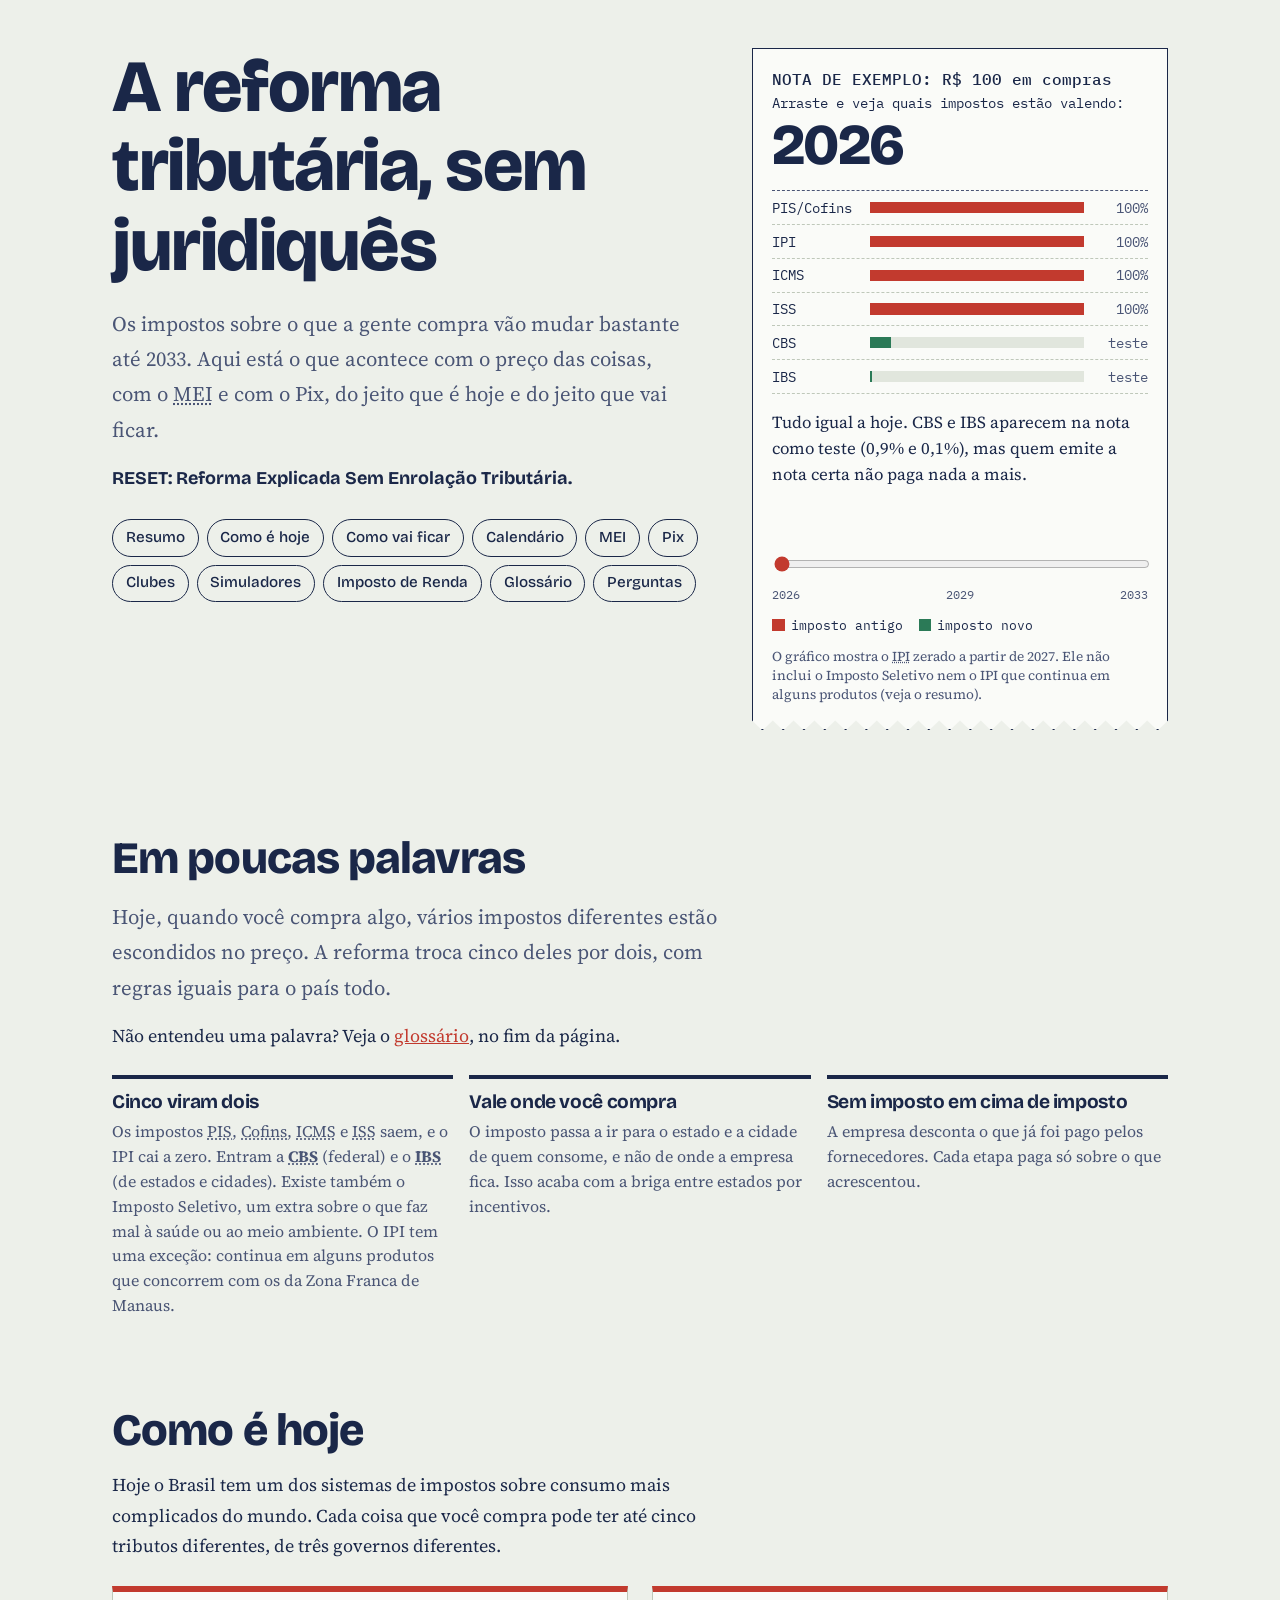
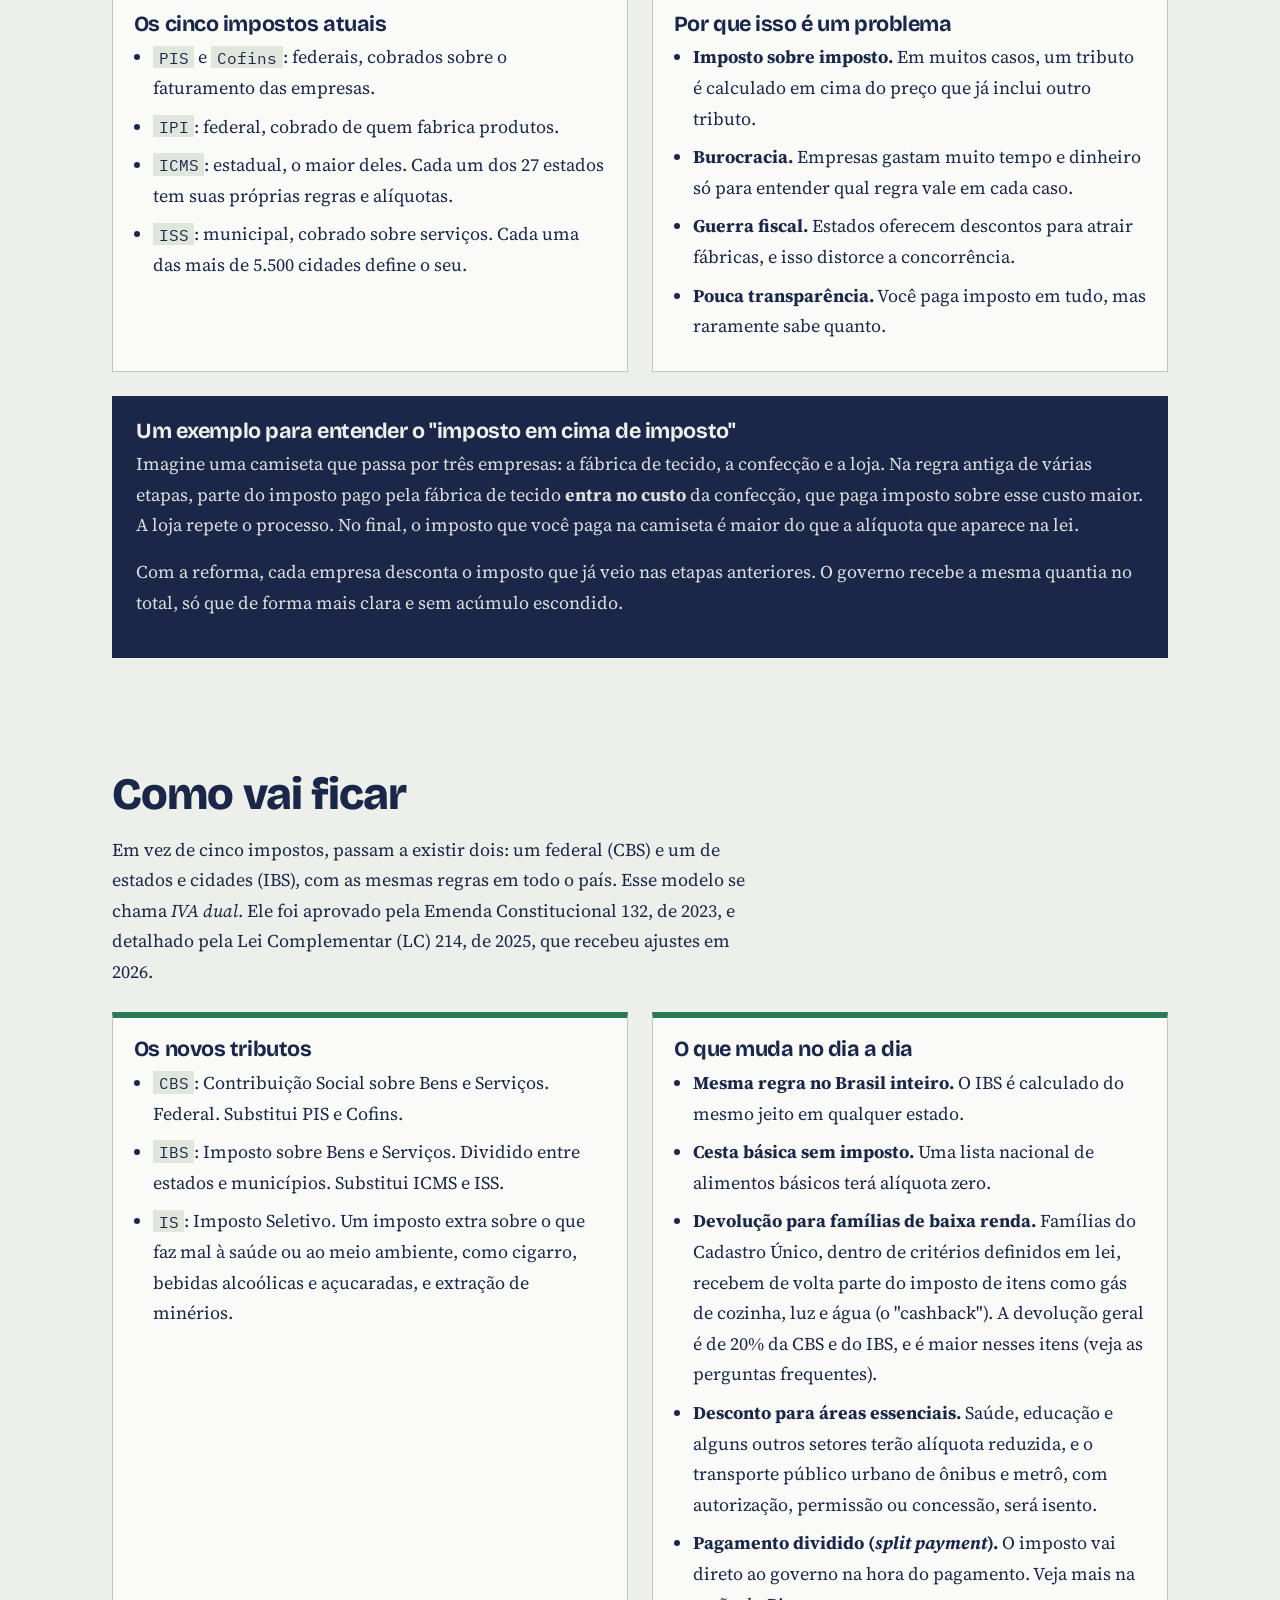
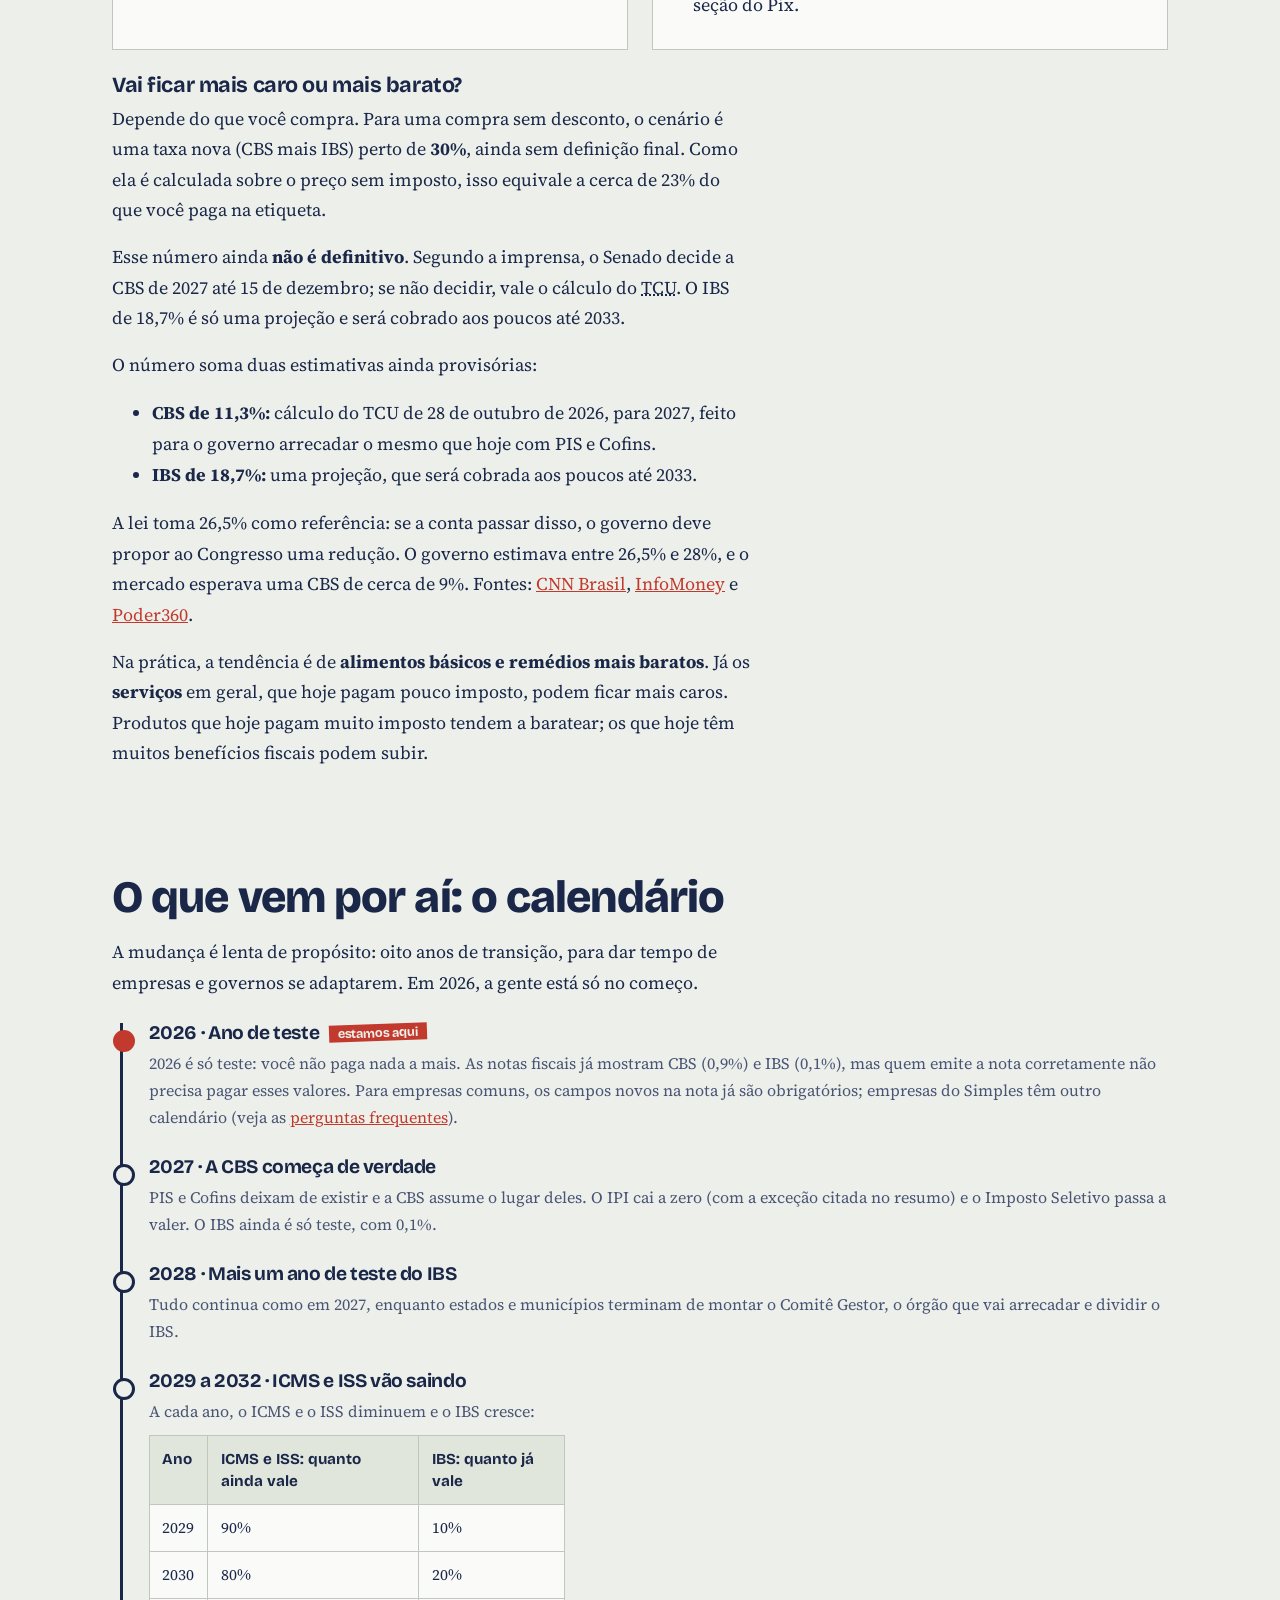
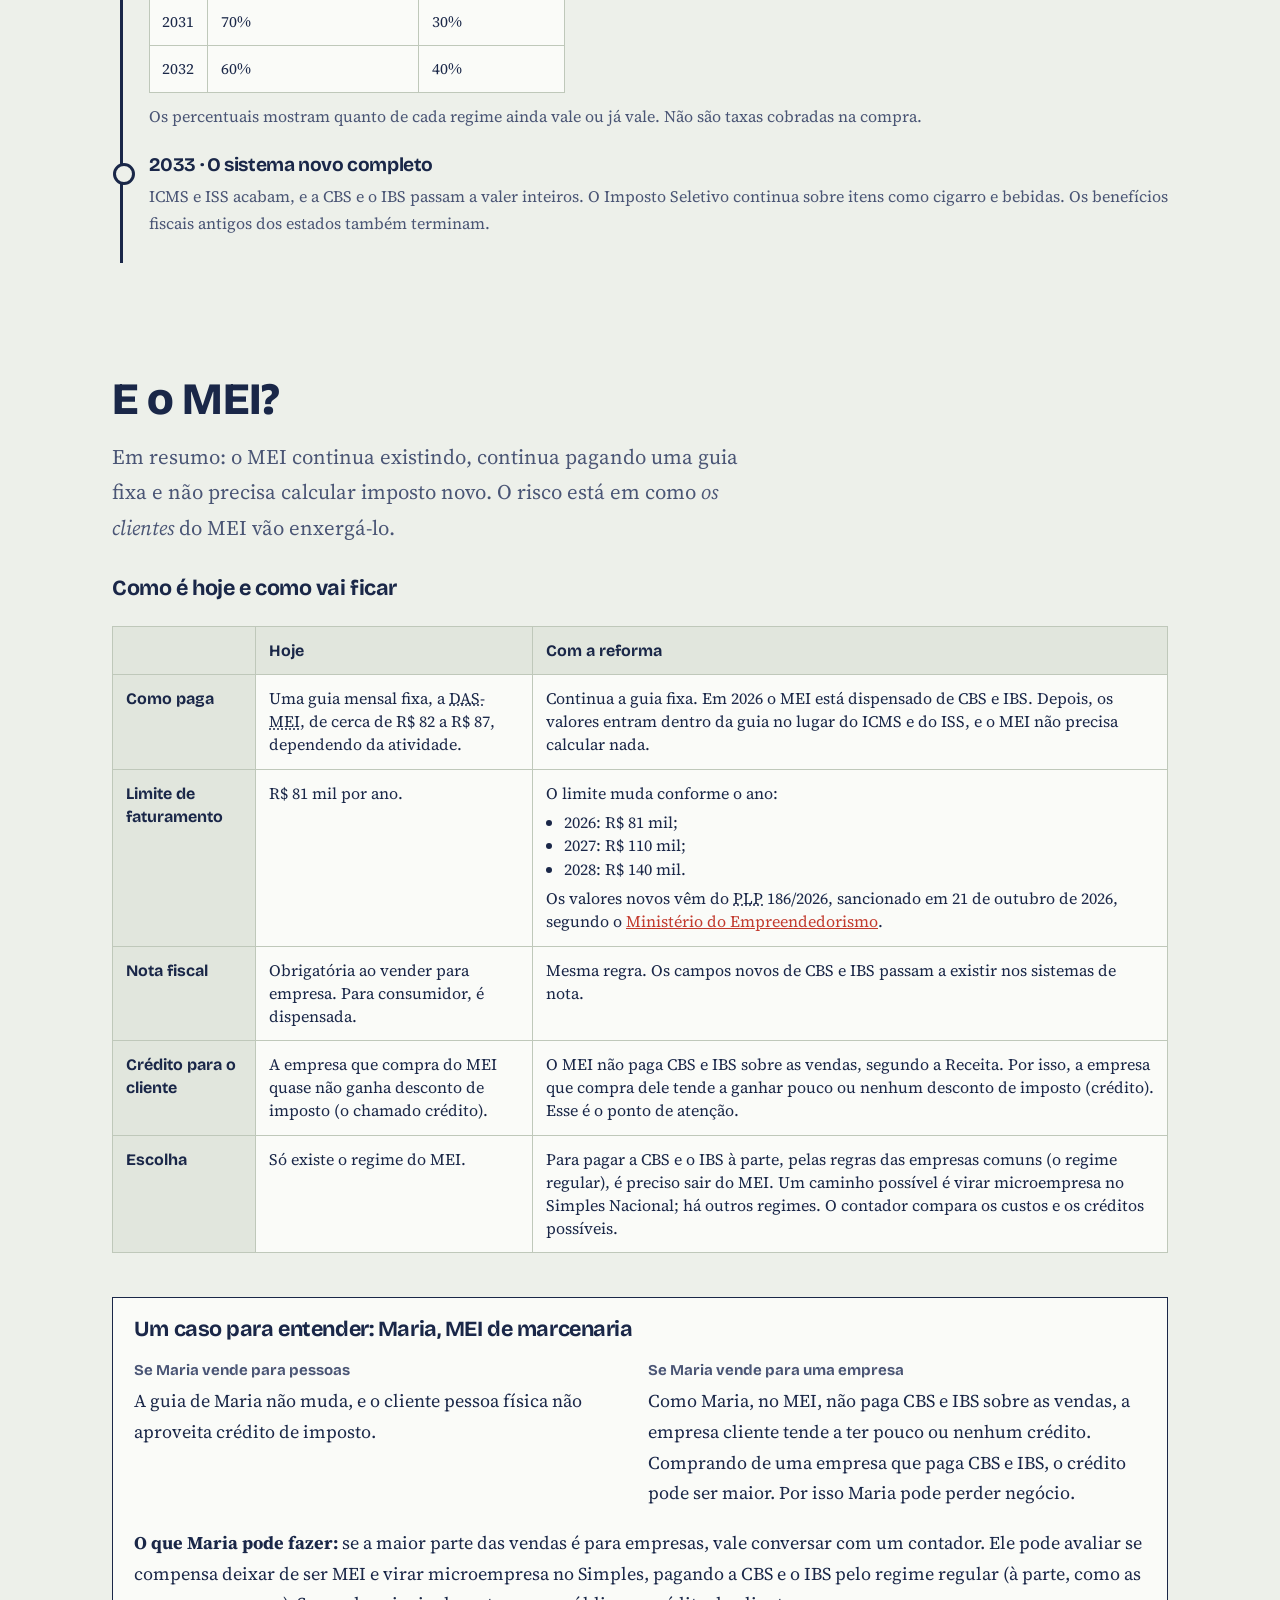
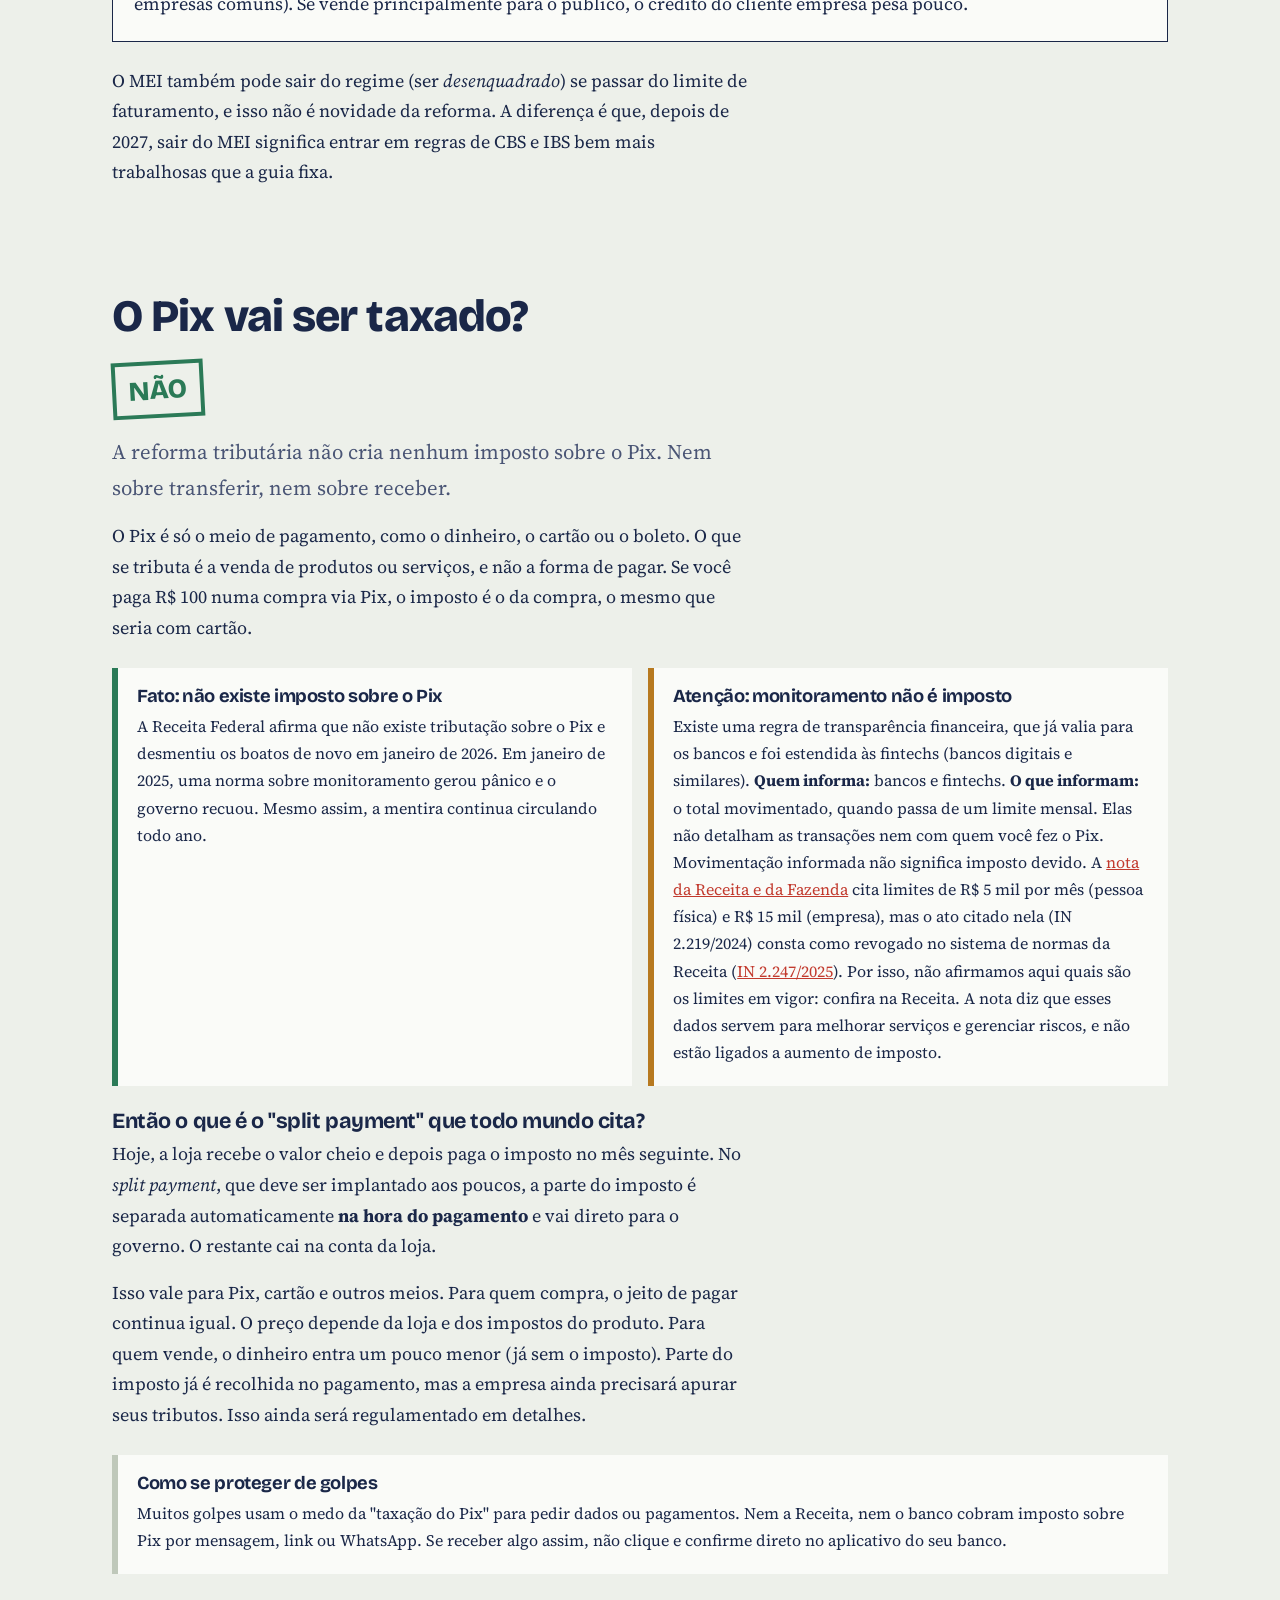
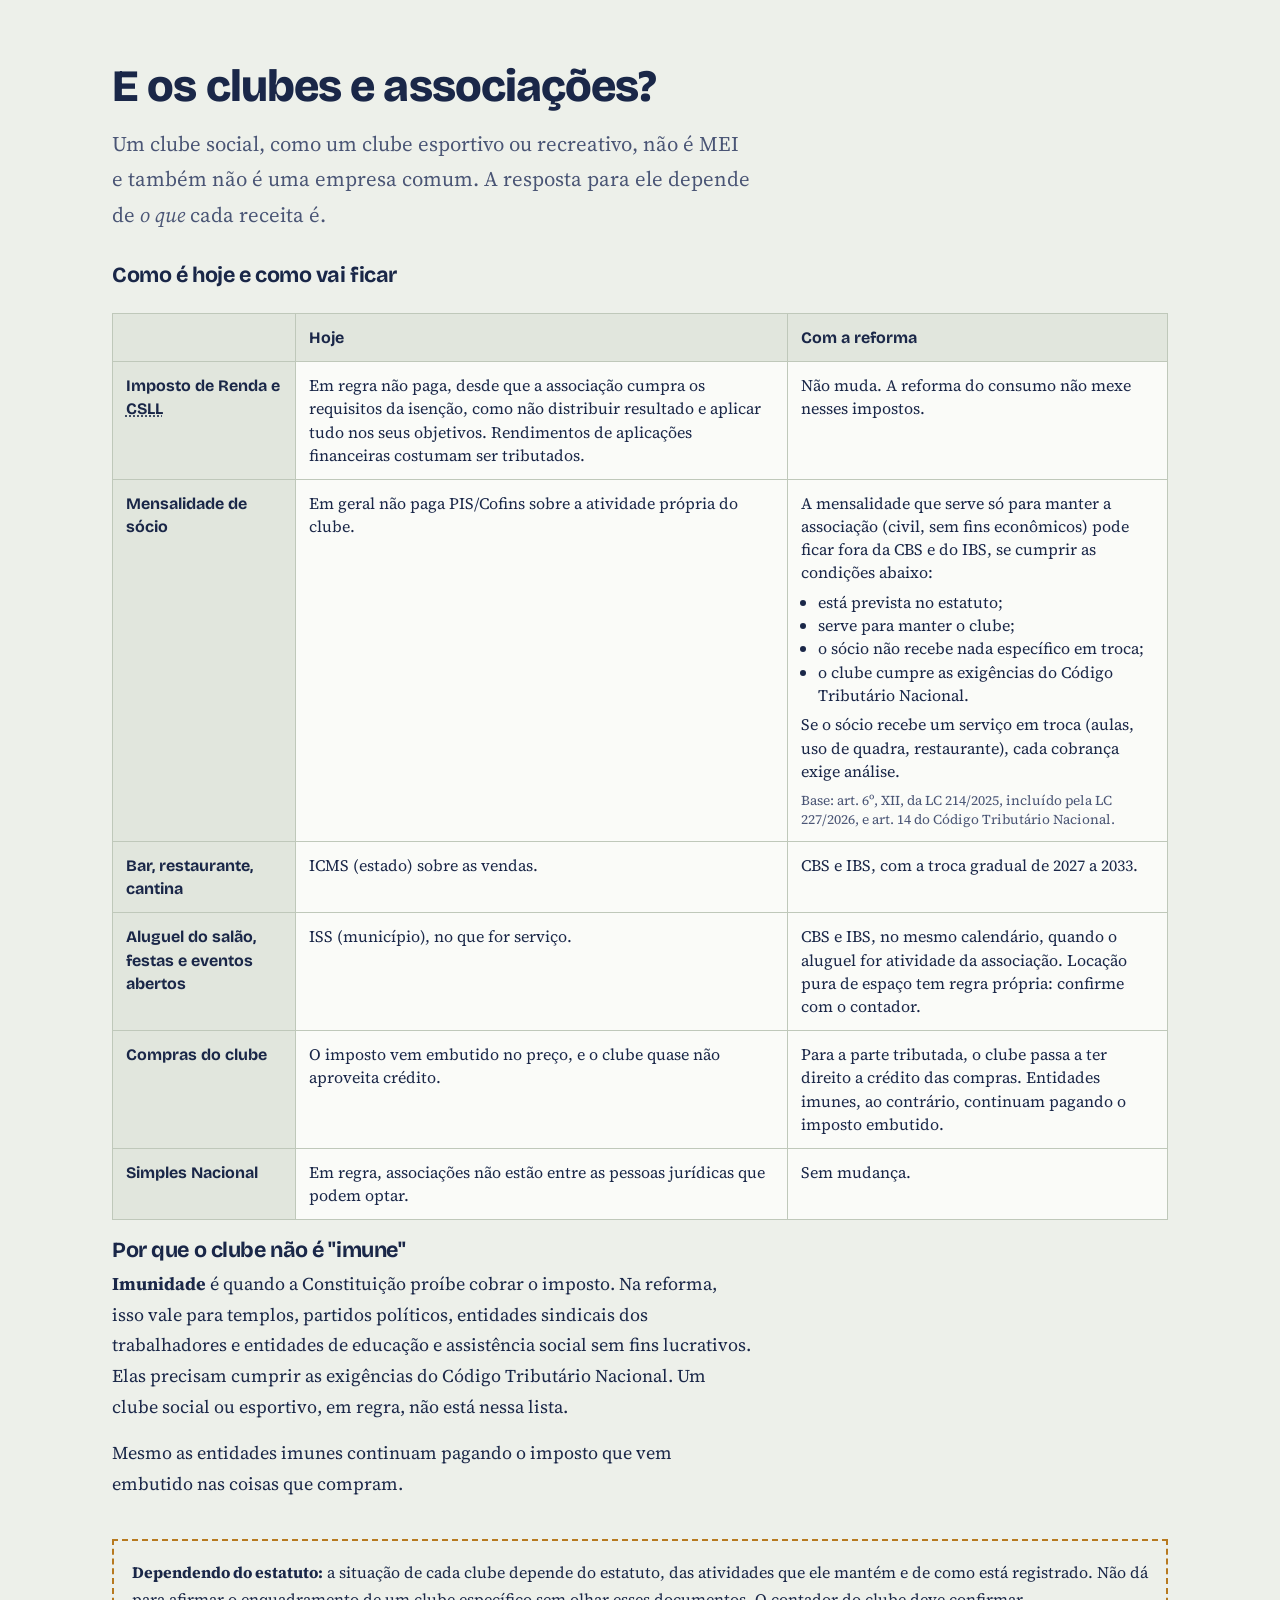
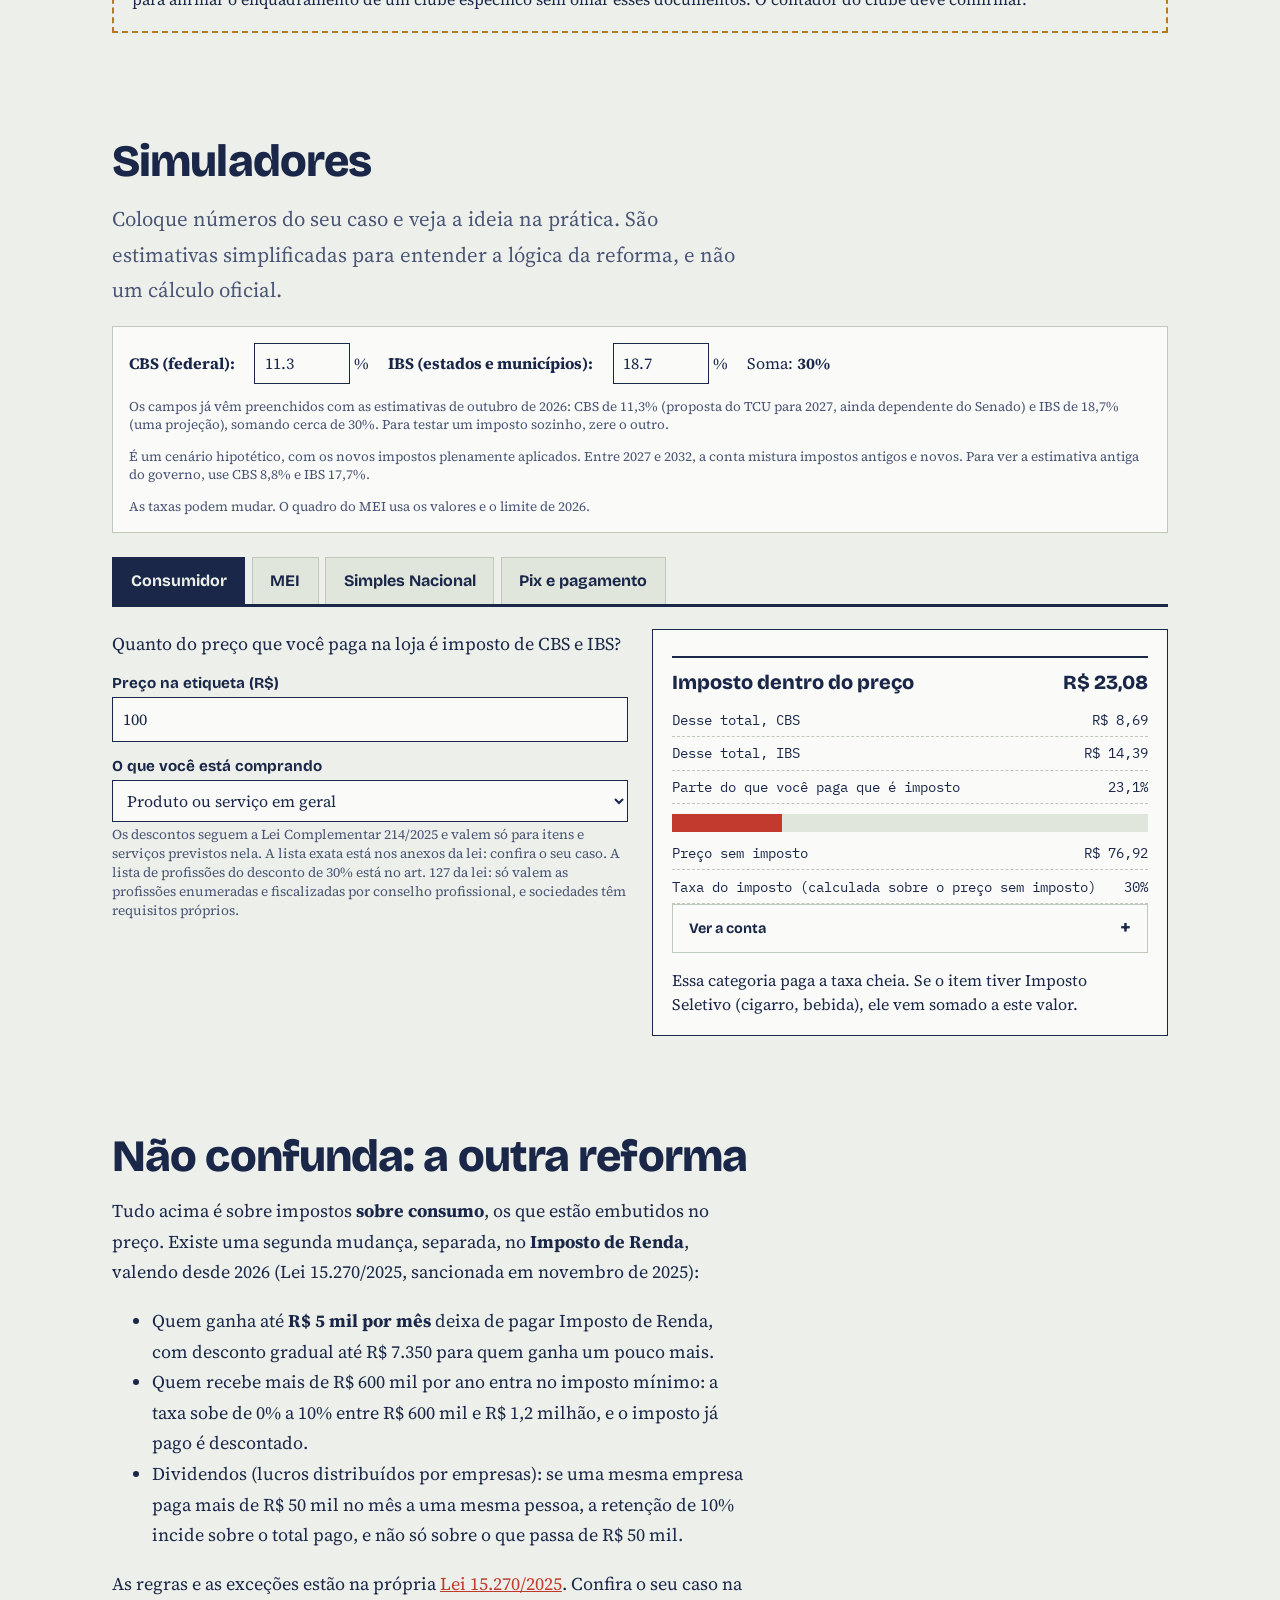
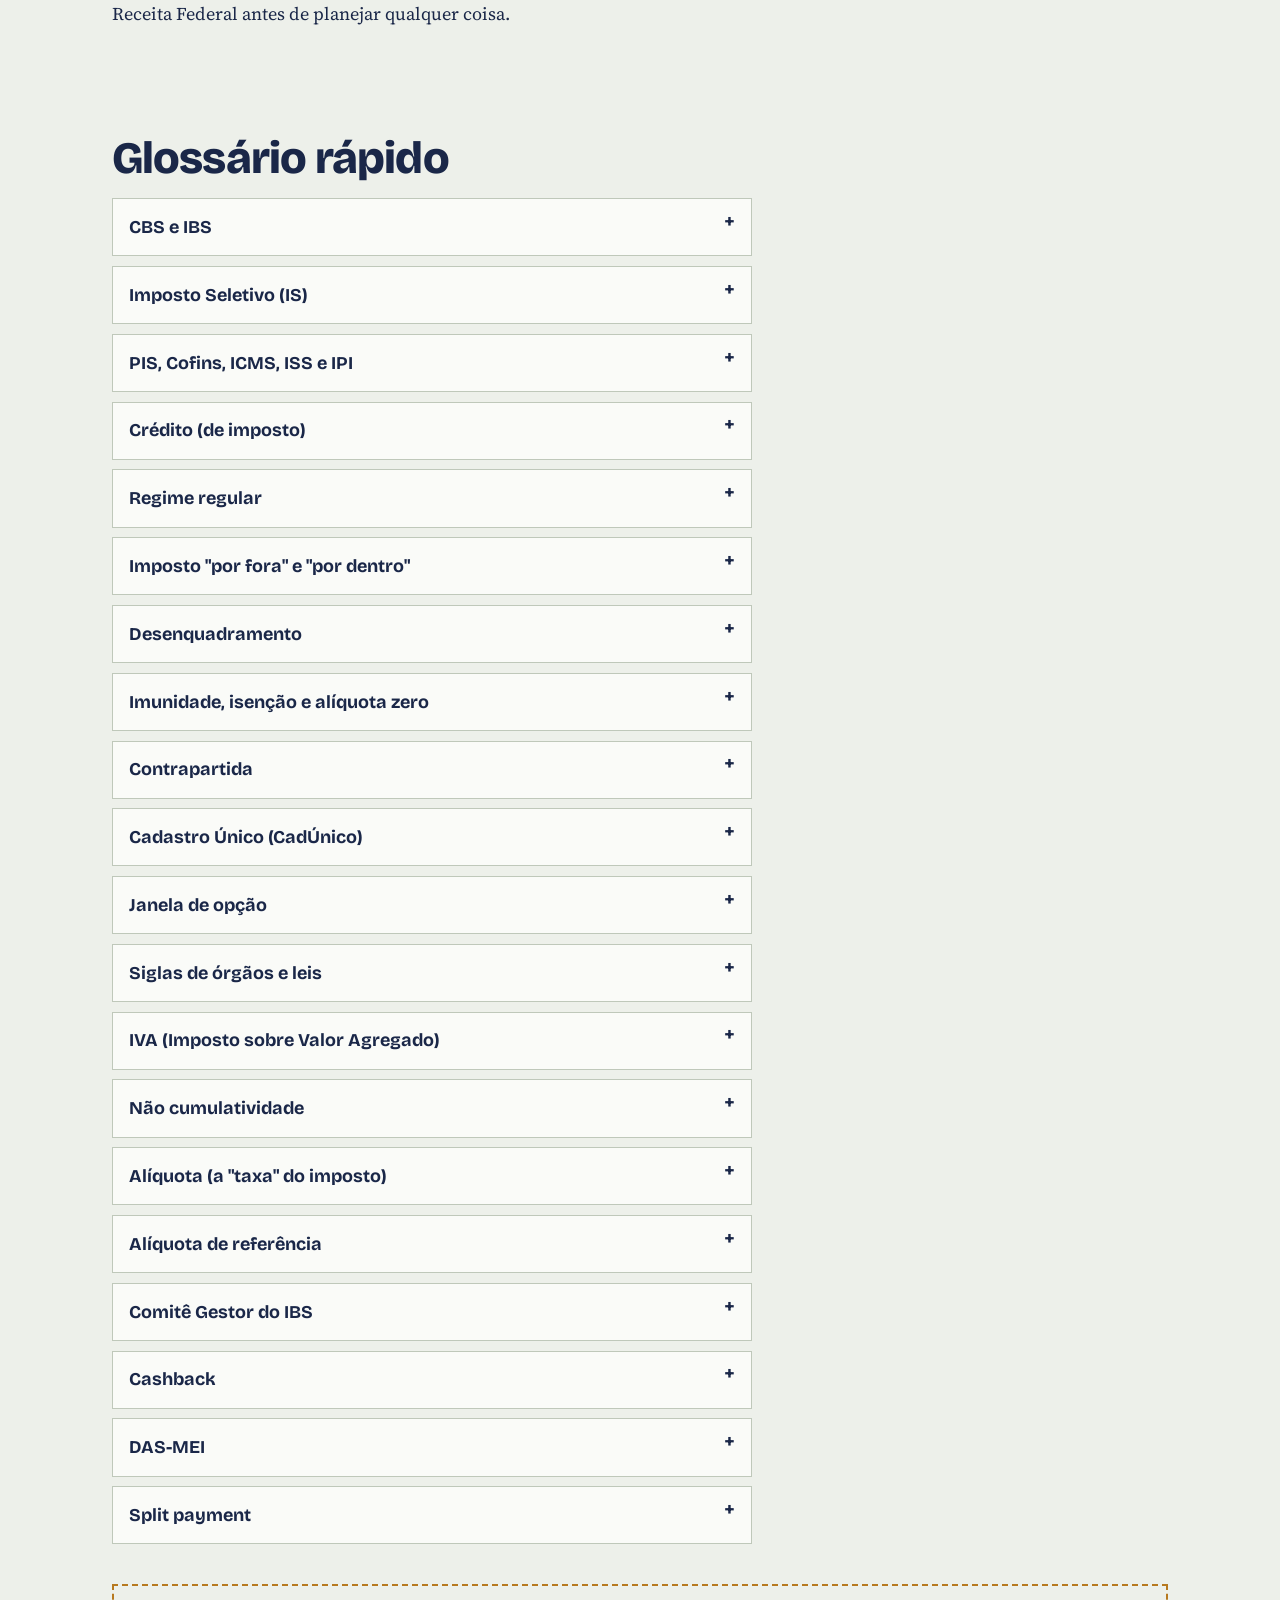
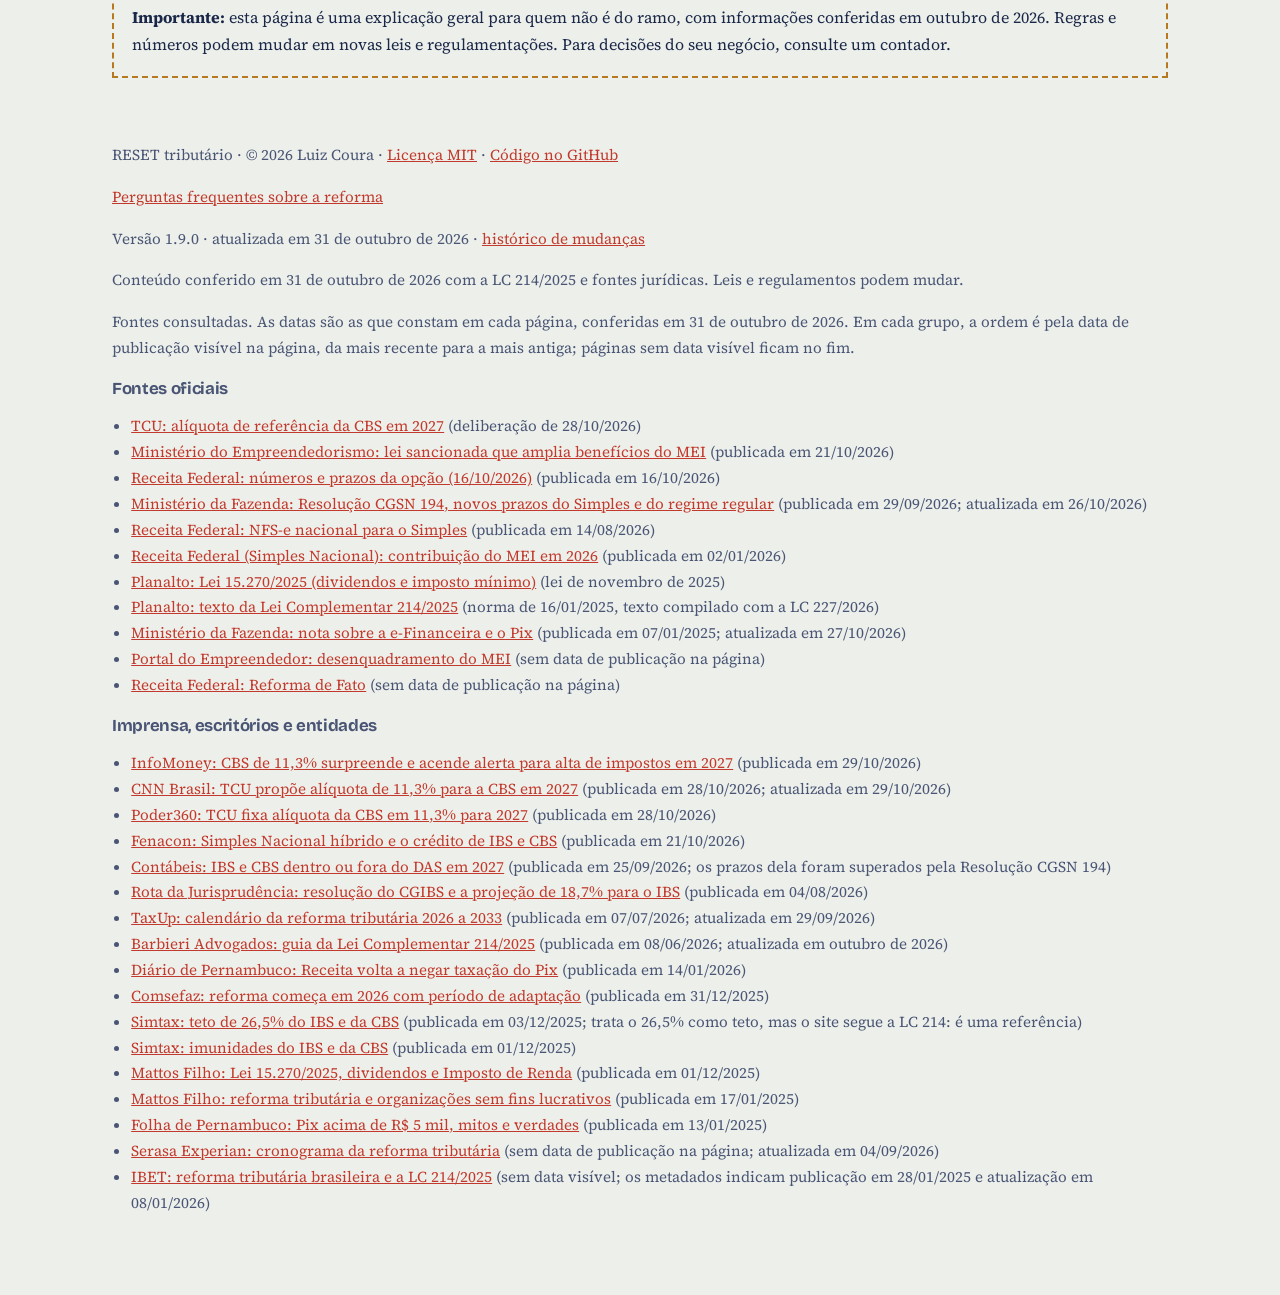
<file: index.html>
<!doctype html>
<html lang="pt-BR">
<head>
<meta charset="utf-8">
<meta name="viewport" content="width=device-width, initial-scale=1">
<title>Reforma tributária explicada: MEI, Pix e o que muda | RESET</title>
<meta name="description" content="Reforma tributária sem juridiquês: o que muda para MEI, clubes, preços e Pix, como é hoje e o calendário de 2026 a 2033, com simuladores.">
<meta name="author" content="Luiz Coura">
<meta name="robots" content="index, follow, max-snippet:-1, max-image-preview:large">
<link rel="canonical" href="https://luizcoura.github.io/reset-tributario/">
<meta name="google-site-verification" content="L6h8p31Zbn6ZNRfFlGr_XrNy9hqiX-qJOjcPm-kFwkk" />
<link rel="icon" type="image/svg+xml" href="favicon.svg">
<link rel="icon" type="image/png" sizes="48x48" href="favicon-48.png">
<link rel="apple-touch-icon" href="apple-touch-icon.png">
<meta name="theme-color" content="#EDF0EA">

<meta property="og:type" content="article">
<meta property="og:locale" content="pt_BR">
<meta property="og:site_name" content="RESET tributário">
<meta property="og:title" content="Reforma tributária explicada: MEI, Pix e o que muda">
<meta property="og:description" content="O que muda com a CBS e o IBS, o que acontece com o MEI e se o Pix será taxado. Como é hoje e como vai ficar, explicado para leigos.">
<meta property="og:url" content="https://luizcoura.github.io/reset-tributario/">
<meta property="og:image" content="https://luizcoura.github.io/reset-tributario/og-image.png">
<meta property="og:image:width" content="1200">
<meta property="og:image:height" content="630">
<meta property="og:image:alt" content="Nota fiscal mostrando cinco impostos antigos virando dois: CBS e IBS">
<meta name="twitter:card" content="summary_large_image">
<meta name="twitter:image" content="https://luizcoura.github.io/reset-tributario/og-image.png">
<meta name="twitter:title" content="Reforma tributária explicada: MEI, Pix e o que muda">
<meta name="twitter:description" content="O que muda com a CBS e o IBS, o que acontece com o MEI e se o Pix será taxado.">

<script type="application/ld+json">
{
  "@context":"https://schema.org",
  "@type":"Article",
  "headline":"A reforma tributária, sem juridiquês",
  "description":"O que muda com a reforma tributária brasileira para MEI, clubes, preços e Pix, com o calendário de 2026 a 2033.",
  "inLanguage":"pt-BR",
  "image":"https://luizcoura.github.io/reset-tributario/og-image.png",
  "datePublished":"2026-10-30",
  "dateModified":"2026-10-31",
  "mainEntityOfPage":"https://luizcoura.github.io/reset-tributario/",
  "author":{"@type":"Person","name":"Luiz Coura","url":"https://github.com/luizcoura"},
  "license":"https://github.com/luizcoura/reset-tributario/blob/main/LICENSE",
  "about":["Reforma tributária","CBS","IBS","MEI","Pix"]
}
</script>
<link rel="preconnect" href="https://fonts.googleapis.com">
<link rel="preconnect" href="https://fonts.gstatic.com" crossorigin>
<link href="https://fonts.googleapis.com/css2?family=Bricolage+Grotesque:opsz,wght@12..96,500;12..96,700;12..96,800&family=Source+Serif+4:ital,opsz,wght@0,8..60,400;0,8..60,600;1,8..60,400&family=IBM+Plex+Mono:wght@400;500&display=swap" rel="stylesheet">
<link rel="stylesheet" href="style.css">
</head>
<body>

<header class="topo">
  <div class="wrap hero-grid">
    <div>
      <h1>A reforma tributária, sem juridiquês</h1>
      <p class="lead">Os impostos sobre o que a gente compra vão mudar bastante até 2033. Aqui está o que acontece com o preço das coisas, com o <abbr title="Microempreendedor Individual">MEI</abbr> e com o Pix, do jeito que é hoje e do jeito que vai ficar.</p>
      <p class="assinatura">RESET: Reforma Explicada Sem Enrolação Tributária.</p>
      <nav class="nav" aria-label="Seções">
        <a href="#resumo">Resumo</a>
        <a href="#hoje">Como é hoje</a>
        <a href="#depois">Como vai ficar</a>
        <a href="#prazos">Calendário</a>
        <a href="#mei">MEI</a>
        <a href="#pix">Pix</a>
        <a href="#clubes">Clubes</a>
        <a href="#simuladores">Simuladores</a>
        <a href="#renda">Imposto de Renda</a>
        <a href="#glossario">Glossário</a>
        <a href="perguntas.html">Perguntas</a>
      </nav>
    </div>

    <aside class="nota" aria-labelledby="nota-titulo">
      <h2 id="nota-titulo">NOTA DE EXEMPLO: R$ 100 em compras</h2>
      <div>Arraste e veja quais impostos estão valendo:</div>
      <div class="ano" id="ano" aria-live="polite">2026</div>
      <ul class="linhas" id="linhas"></ul>
      <p class="explica" id="explica"></p>
      <label for="slider" class="sr">Ano</label>
      <input class="slider" type="range" id="slider" min="2026" max="2033" step="1" value="2026">
      <div class="marcas" aria-hidden="true"><span>2026</span><span>2029</span><span>2033</span></div>
      <div class="legenda">
        <span><b class="cor-velho"></b>imposto antigo</span>
        <span><b class="cor-novo"></b>imposto novo</span>
      </div>
      <small class="aviso-grafico">O gráfico mostra o <abbr title="Imposto sobre Produtos Industrializados">IPI</abbr> zerado a partir de 2027. Ele não inclui o Imposto Seletivo nem o IPI que continua em alguns produtos (veja o resumo).</small>
    </aside>
  </div>
</header>

<main>
<section id="resumo">
  <div class="wrap">
    <h2>Em poucas palavras</h2>
    <div class="texto">
      <p class="lead">Hoje, quando você compra algo, vários impostos diferentes estão escondidos no preço. A reforma troca cinco deles por dois, com regras iguais para o país todo.</p>
      <p>Não entendeu uma palavra? Veja o <a href="#glossario">glossário</a>, no fim da página.</p>
    </div>
    <div class="tres">
      <div>
        <h3>Cinco viram dois</h3>
        <p>Os impostos <abbr title="Programa de Integração Social">PIS</abbr>, <abbr title="Contribuição para o Financiamento da Seguridade Social">Cofins</abbr>, <abbr title="Imposto sobre Circulação de Mercadorias e Serviços">ICMS</abbr> e <abbr title="Imposto Sobre Serviços">ISS</abbr> saem, e o IPI cai a zero. Entram a <strong><abbr title="Contribuição Social sobre Bens e Serviços">CBS</abbr></strong> (federal) e o <strong><abbr title="Imposto sobre Bens e Serviços">IBS</abbr></strong> (de estados e cidades). Existe também o Imposto Seletivo, um extra sobre o que faz mal à saúde ou ao meio ambiente. O IPI tem uma exceção: continua em alguns produtos que concorrem com os da Zona Franca de Manaus.</p>
      </div>
      <div>
        <h3>Vale onde você compra</h3>
        <p>O imposto passa a ir para o estado e a cidade de quem consome, e não de onde a empresa fica. Isso acaba com a briga entre estados por incentivos.</p>
      </div>
      <div>
        <h3>Sem imposto em cima de imposto</h3>
        <p>A empresa desconta o que já foi pago pelos fornecedores. Cada etapa paga só sobre o que acrescentou.</p>
      </div>
    </div>
  </div>
</section>

<section id="hoje">
  <div class="wrap">
    <h2>Como é hoje</h2>
    <div class="texto">
      <p>Hoje o Brasil tem um dos sistemas de impostos sobre consumo mais complicados do mundo. Cada coisa que você compra pode ter até cinco tributos diferentes, de três governos diferentes.</p>
    </div>
    <div class="comparar">
      <div class="col hoje">
        <h3>Os cinco impostos atuais</h3>
        <ul>
          <li><span class="sigla">PIS</span> e <span class="sigla">Cofins</span>: federais, cobrados sobre o faturamento das empresas.</li>
          <li><span class="sigla">IPI</span>: federal, cobrado de quem fabrica produtos.</li>
          <li><span class="sigla">ICMS</span>: estadual, o maior deles. Cada um dos 27 estados tem suas próprias regras e alíquotas.</li>
          <li><span class="sigla">ISS</span>: municipal, cobrado sobre serviços. Cada uma das mais de 5.500 cidades define o seu.</li>
        </ul>
      </div>
      <div class="col hoje">
        <h3>Por que isso é um problema</h3>
        <ul>
          <li><strong>Imposto sobre imposto.</strong> Em muitos casos, um tributo é calculado em cima do preço que já inclui outro tributo.</li>
          <li><strong>Burocracia.</strong> Empresas gastam muito tempo e dinheiro só para entender qual regra vale em cada caso.</li>
          <li><strong>Guerra fiscal.</strong> Estados oferecem descontos para atrair fábricas, e isso distorce a concorrência.</li>
          <li><strong>Pouca transparência.</strong> Você paga imposto em tudo, mas raramente sabe quanto.</li>
        </ul>
      </div>
    </div>

    <div class="exemplo">
      <h3>Um exemplo para entender o "imposto em cima de imposto"</h3>
      <p>Imagine uma camiseta que passa por três empresas: a fábrica de tecido, a confecção e a loja. Na regra antiga de várias etapas, parte do imposto pago pela fábrica de tecido <strong>entra no custo</strong> da confecção, que paga imposto sobre esse custo maior. A loja repete o processo. No final, o imposto que você paga na camiseta é maior do que a alíquota que aparece na lei.</p>
      <p>Com a reforma, cada empresa desconta o imposto que já veio nas etapas anteriores. O governo recebe a mesma quantia no total, só que de forma mais clara e sem acúmulo escondido.</p>
    </div>
  </div>
</section>

<section id="depois">
  <div class="wrap">
    <h2>Como vai ficar</h2>
    <div class="texto">
      <p>Em vez de cinco impostos, passam a existir dois: um federal (CBS) e um de estados e cidades (IBS), com as mesmas regras em todo o país. Esse modelo se chama <em>IVA dual</em>. Ele foi aprovado pela Emenda Constitucional 132, de 2023, e detalhado pela Lei Complementar (LC) 214, de 2025, que recebeu ajustes em 2026.</p>
    </div>

    <div class="comparar">
      <div class="col depois">
        <h3>Os novos tributos</h3>
        <ul>
          <li><span class="sigla">CBS</span>: Contribuição Social sobre Bens e Serviços. Federal. Substitui PIS e Cofins.</li>
          <li><span class="sigla">IBS</span>: Imposto sobre Bens e Serviços. Dividido entre estados e municípios. Substitui ICMS e ISS.</li>
          <li><span class="sigla">IS</span>: Imposto Seletivo. Um imposto extra sobre o que faz mal à saúde ou ao meio ambiente, como cigarro, bebidas alcoólicas e açucaradas, e extração de minérios.</li>
        </ul>
      </div>
      <div class="col depois">
        <h3>O que muda no dia a dia</h3>
        <ul>
          <li><strong>Mesma regra no Brasil inteiro.</strong> O IBS é calculado do mesmo jeito em qualquer estado.</li>
          <li><strong>Cesta básica sem imposto.</strong> Uma lista nacional de alimentos básicos terá alíquota zero.</li>
          <li><strong>Devolução para famílias de baixa renda.</strong> Famílias do Cadastro Único, dentro de critérios definidos em lei, recebem de volta parte do imposto de itens como gás de cozinha, luz e água (o "cashback"). A devolução geral é de 20% da CBS e do IBS, e é maior nesses itens (veja as perguntas frequentes).</li>
          <li><strong>Desconto para áreas essenciais.</strong> Saúde, educação e alguns outros setores terão alíquota reduzida, e o transporte público urbano de ônibus e metrô, com autorização, permissão ou concessão, será isento.</li>
          <li><strong>Pagamento dividido (<em>split payment</em>).</strong> O imposto vai direto ao governo na hora do pagamento. Veja mais na seção do Pix.</li>
        </ul>
      </div>
    </div>

    <div class="texto">
      <h3>Vai ficar mais caro ou mais barato?</h3>
      <p>Depende do que você compra. Para uma compra sem desconto, o cenário é uma taxa nova (CBS mais IBS) perto de <strong>30%</strong>, ainda sem definição final. Como ela é calculada sobre o preço sem imposto, isso equivale a cerca de 23% do que você paga na etiqueta.</p>
      <p>Esse número ainda <strong>não é definitivo</strong>. Segundo a imprensa, o Senado decide a CBS de 2027 até 15 de dezembro; se não decidir, vale o cálculo do <abbr title="Tribunal de Contas da União, que fiscaliza as contas do governo">TCU</abbr>. O IBS de 18,7% é só uma projeção e será cobrado aos poucos até 2033.</p>
      <p>O número soma duas estimativas ainda provisórias:</p>
      <ul>
        <li><strong>CBS de 11,3%:</strong> cálculo do TCU de 28 de outubro de 2026, para 2027, feito para o governo arrecadar o mesmo que hoje com PIS e Cofins.</li>
        <li><strong>IBS de 18,7%:</strong> uma projeção, que será cobrada aos poucos até 2033.</li>
      </ul>
      <p>A lei toma 26,5% como referência: se a conta passar disso, o governo deve propor ao Congresso uma redução. O governo estimava entre 26,5% e 28%, e o mercado esperava uma CBS de cerca de 9%. Fontes: <a href="https://www.cnnbrasil.com.br/economia/money/macroeconomia/reforma-tributaria-tcu-propoe-aliquota-de-113-para-cbs-em-2027/">CNN Brasil</a>, <a href="https://www.infomoney.com.br/business/cbs-de-113-surpreende-e-acende-alerta-para-alta-de-impostos-em-2027/">InfoMoney</a> e <a href="https://www.poder360.com.br/poder-economia/tcu-fixa-aliquota-da-cbs-em-113-para-2027/">Poder360</a>.</p>
      <p>Na prática, a tendência é de <strong>alimentos básicos e remédios mais baratos</strong>. Já os <strong>serviços</strong> em geral, que hoje pagam pouco imposto, podem ficar mais caros. Produtos que hoje pagam muito imposto tendem a baratear; os que hoje têm muitos benefícios fiscais podem subir.</p>
    </div>
  </div>
</section>

<section id="prazos">
  <div class="wrap">
    <h2>O que vem por aí: o calendário</h2>
    <div class="texto">
      <p>A mudança é lenta de propósito: oito anos de transição, para dar tempo de empresas e governos se adaptarem. Em 2026, a gente está só no começo.</p>
    </div>
    <ol class="tempo">
      <li class="agora"><h3>2026 · Ano de teste <span class="etiqueta">estamos aqui</span></h3><p>2026 é só teste: você não paga nada a mais. As notas fiscais já mostram CBS (0,9%) e IBS (0,1%), mas quem emite a nota corretamente não precisa pagar esses valores. Para empresas comuns, os campos novos na nota já são obrigatórios; empresas do Simples têm outro calendário (veja as <a href="perguntas.html#agora">perguntas frequentes</a>).</p></li>
      <li><h3>2027 · A CBS começa de verdade</h3><p>PIS e Cofins deixam de existir e a CBS assume o lugar deles. O IPI cai a zero (com a exceção citada no resumo) e o Imposto Seletivo passa a valer. O IBS ainda é só teste, com 0,1%.</p></li>
      <li><h3>2028 · Mais um ano de teste do IBS</h3><p>Tudo continua como em 2027, enquanto estados e municípios terminam de montar o Comitê Gestor, o órgão que vai arrecadar e dividir o IBS.</p></li>
      <li><h3>2029 a 2032 · ICMS e ISS vão saindo</h3><p>A cada ano, o ICMS e o ISS diminuem e o IBS cresce:</p><table class="mini"><thead><tr><th>Ano</th><th>ICMS e ISS: quanto ainda vale</th><th>IBS: quanto já vale</th></tr></thead><tbody><tr><td>2029</td><td>90%</td><td>10%</td></tr><tr><td>2030</td><td>80%</td><td>20%</td></tr><tr><td>2031</td><td>70%</td><td>30%</td></tr><tr><td>2032</td><td>60%</td><td>40%</td></tr></tbody></table><p>Os percentuais mostram quanto de cada regime ainda vale ou já vale. Não são taxas cobradas na compra.</p></li>
      <li><h3>2033 · O sistema novo completo</h3><p>ICMS e ISS acabam, e a CBS e o IBS passam a valer inteiros. O Imposto Seletivo continua sobre itens como cigarro e bebidas. Os benefícios fiscais antigos dos estados também terminam.</p></li>
    </ol>
  </div>
</section>

<section id="mei">
  <div class="wrap">
    <h2>E o MEI?</h2>
    <div class="texto">
      <p class="lead">Em resumo: o MEI continua existindo, continua pagando uma guia fixa e não precisa calcular imposto novo. O risco está em como <em>os clientes</em> do MEI vão enxergá-lo.</p>
    </div>

    <h3 class="mt-2">Como é hoje e como vai ficar</h3>
    <div class="tabela-rolagem">
    <table>
      <thead><tr><th></th><th>Hoje</th><th>Com a reforma</th></tr></thead>
      <tbody>
        <tr><th>Como paga</th><td>Uma guia mensal fixa, a <abbr title="Documento de Arrecadação do Simples Nacional do MEI">DAS-MEI</abbr>, de cerca de R$ 82 a R$ 87, dependendo da atividade.</td><td>Continua a guia fixa. Em 2026 o MEI está dispensado de CBS e IBS. Depois, os valores entram dentro da guia no lugar do ICMS e do ISS, e o MEI não precisa calcular nada.</td></tr>
        <tr><th>Limite de faturamento</th><td>R$ 81 mil por ano.</td><td>O limite muda conforme o ano:<ul><li>2026: R$ 81 mil;</li><li>2027: R$ 110 mil;</li><li>2028: R$ 140 mil.</li></ul>Os valores novos vêm do <abbr title="Projeto de Lei Complementar">PLP</abbr> 186/2026, sancionado em 21 de outubro de 2026, segundo o <a href="https://www.gov.br/memp/pt-br/assuntos/noticias/lula-sanciona-lei-que-amplia-beneficios-para-meis-e-envia-ao-congresso-pec-sobre-tarifa-zero-no-transporte-coletivo">Ministério do Empreendedorismo</a>.</td></tr>
        <tr><th>Nota fiscal</th><td>Obrigatória ao vender para empresa. Para consumidor, é dispensada.</td><td>Mesma regra. Os campos novos de CBS e IBS passam a existir nos sistemas de nota.</td></tr>
        <tr><th>Crédito para o cliente</th><td>A empresa que compra do MEI quase não ganha desconto de imposto (o chamado crédito).</td><td>O MEI não paga CBS e IBS sobre as vendas, segundo a Receita. Por isso, a empresa que compra dele tende a ganhar pouco ou nenhum desconto de imposto (crédito). Esse é o ponto de atenção.</td></tr>
        <tr><th>Escolha</th><td>Só existe o regime do MEI.</td><td>Para pagar a CBS e o IBS à parte, pelas regras das empresas comuns (o regime regular), é preciso sair do MEI. Um caminho possível é virar microempresa no Simples Nacional; há outros regimes. O contador compara os custos e os créditos possíveis.</td></tr>
      </tbody>
    </table>
    </div>

    <div class="caso">
      <h3>Um caso para entender: Maria, MEI de marcenaria</h3>
      <div class="cena">
        <div>
          <small>Se Maria vende para pessoas</small>
          A guia de Maria não muda, e o cliente pessoa física não aproveita crédito de imposto.
        </div>
        <div>
          <small>Se Maria vende para uma empresa</small>
          Como Maria, no MEI, não paga CBS e IBS sobre as vendas, a empresa cliente tende a ter pouco ou nenhum crédito. Comprando de uma empresa que paga CBS e IBS, o crédito pode ser maior. Por isso Maria pode perder negócio.
        </div>
      </div>
      <p class="sem-margem-baixo mt-1"><strong>O que Maria pode fazer:</strong> se a maior parte das vendas é para empresas, vale conversar com um contador. Ele pode avaliar se compensa deixar de ser MEI e virar microempresa no Simples, pagando a CBS e o IBS pelo regime regular (à parte, como as empresas comuns). Se vende principalmente para o público, o crédito do cliente empresa pesa pouco.</p>
    </div>

    <div class="texto">
      <p>O MEI também pode sair do regime (ser <em>desenquadrado</em>) se passar do limite de faturamento, e isso não é novidade da reforma. A diferença é que, depois de 2027, sair do MEI significa entrar em regras de CBS e IBS bem mais trabalhosas que a guia fixa.</p>
    </div>
  </div>
</section>

<section id="pix">
  <div class="wrap">
    <h2>O Pix vai ser taxado?</h2>
    <div class="carimbo">NÃO</div>
    <div class="texto">
      <p class="lead">A reforma tributária não cria nenhum imposto sobre o Pix. Nem sobre transferir, nem sobre receber.</p>
      <p>O Pix é só o meio de pagamento, como o dinheiro, o cartão ou o boleto. O que se tributa é a venda de produtos ou serviços, e não a forma de pagar. Se você paga R$ 100 numa compra via Pix, o imposto é o da compra, o mesmo que seria com cartão.</p>
    </div>

    <div class="veredito">
      <div class="mito fato">
        <h3>Fato: não existe imposto sobre o Pix</h3>
        <p>A Receita Federal afirma que não existe tributação sobre o Pix e desmentiu os boatos de novo em janeiro de 2026. Em janeiro de 2025, uma norma sobre monitoramento gerou pânico e o governo recuou. Mesmo assim, a mentira continua circulando todo ano.</p>
      </div>
      <div class="mito cuidado">
        <h3>Atenção: monitoramento não é imposto</h3>
        <p>Existe uma regra de transparência financeira, que já valia para os bancos e foi estendida às fintechs (bancos digitais e similares). <strong>Quem informa:</strong> bancos e fintechs. <strong>O que informam:</strong> o total movimentado, quando passa de um limite mensal. Elas não detalham as transações nem com quem você fez o Pix.</p>
        <p>Movimentação informada não significa imposto devido. A <a href="https://www.gov.br/fazenda/pt-br/canais_atendimento/imprensa/notas-a-imprensa/2025/janeiro/receita-federal-esclarece-evolucao-na-e-financeira">nota da Receita e da Fazenda</a> cita limites de R$ 5 mil por mês (pessoa física) e R$ 15 mil (empresa), mas o ato citado nela (IN 2.219/2024) consta como revogado no sistema de normas da Receita (<a href="https://normasinternet2.receita.fazenda.gov.br/#/consulta/externa/142436">IN 2.247/2025</a>). Por isso, não afirmamos aqui quais são os limites em vigor: confira na Receita. A nota diz que esses dados servem para melhorar serviços e gerenciar riscos, e não estão ligados a aumento de imposto.</p>
      </div>
    </div>

    <div class="texto">
      <h3>Então o que é o "split payment" que todo mundo cita?</h3>
      <p>Hoje, a loja recebe o valor cheio e depois paga o imposto no mês seguinte. No <em>split payment</em>, que deve ser implantado aos poucos, a parte do imposto é separada automaticamente <strong>na hora do pagamento</strong> e vai direto para o governo. O restante cai na conta da loja.</p>
      <p>Isso vale para Pix, cartão e outros meios. Para quem compra, o jeito de pagar continua igual. O preço depende da loja e dos impostos do produto. Para quem vende, o dinheiro entra um pouco menor (já sem o imposto). Parte do imposto já é recolhida no pagamento, mas a empresa ainda precisará apurar seus tributos. Isso ainda será regulamentado em detalhes.</p>
    </div>

    <div class="mito mt-15">
      <h3>Como se proteger de golpes</h3>
      <p>Muitos golpes usam o medo da "taxação do Pix" para pedir dados ou pagamentos. Nem a Receita, nem o banco cobram imposto sobre Pix por mensagem, link ou WhatsApp. Se receber algo assim, não clique e confirme direto no aplicativo do seu banco.</p>
    </div>
  </div>
</section>

<section id="clubes">
  <div class="wrap">
    <h2>E os clubes e associações?</h2>
    <div class="texto">
      <p class="lead">Um clube social, como um clube esportivo ou recreativo, não é MEI e também não é uma empresa comum. A resposta para ele depende de <em>o que</em> cada receita é.</p>
    </div>

    <h3 class="mt-2">Como é hoje e como vai ficar</h3>
    <div class="tabela-rolagem">
    <table>
      <thead><tr><th></th><th>Hoje</th><th>Com a reforma</th></tr></thead>
      <tbody>
        <tr><th>Imposto de Renda e <abbr title="Contribuição Social sobre o Lucro Líquido">CSLL</abbr></th><td>Em regra não paga, desde que a associação cumpra os requisitos da isenção, como não distribuir resultado e aplicar tudo nos seus objetivos. Rendimentos de aplicações financeiras costumam ser tributados.</td><td>Não muda. A reforma do consumo não mexe nesses impostos.</td></tr>
        <tr><th>Mensalidade de sócio</th><td>Em geral não paga PIS/Cofins sobre a atividade própria do clube.</td><td>A mensalidade que serve só para manter a associação (civil, sem fins econômicos) pode ficar fora da CBS e do IBS, se cumprir as condições abaixo:<ul><li>está prevista no estatuto;</li><li>serve para manter o clube;</li><li>o sócio não recebe nada específico em troca;</li><li>o clube cumpre as exigências do Código Tributário Nacional.</li></ul>Se o sócio recebe um serviço em troca (aulas, uso de quadra, restaurante), cada cobrança exige análise.<small class="base-legal">Base: art. 6º, XII, da LC 214/2025, incluído pela LC 227/2026, e art. 14 do Código Tributário Nacional.</small></td></tr>
        <tr><th>Bar, restaurante, cantina</th><td>ICMS (estado) sobre as vendas.</td><td>CBS e IBS, com a troca gradual de 2027 a 2033.</td></tr>
        <tr><th>Aluguel do salão, festas e eventos abertos</th><td>ISS (município), no que for serviço.</td><td>CBS e IBS, no mesmo calendário, quando o aluguel for atividade da associação. Locação pura de espaço tem regra própria: confirme com o contador.</td></tr>
        <tr><th>Compras do clube</th><td>O imposto vem embutido no preço, e o clube quase não aproveita crédito.</td><td>Para a parte tributada, o clube passa a ter direito a crédito das compras. Entidades imunes, ao contrário, continuam pagando o imposto embutido.</td></tr>
        <tr><th>Simples Nacional</th><td>Em regra, associações não estão entre as pessoas jurídicas que podem optar.</td><td>Sem mudança.</td></tr>
      </tbody>
    </table>
    </div>

    <div class="texto">
      <h3>Por que o clube não é "imune"</h3>
      <p><strong>Imunidade</strong> é quando a Constituição proíbe cobrar o imposto. Na reforma, isso vale para templos, partidos políticos, entidades sindicais dos trabalhadores e entidades de educação e assistência social sem fins lucrativos. Elas precisam cumprir as exigências do Código Tributário Nacional. Um clube social ou esportivo, em regra, não está nessa lista.</p>
      <p>Mesmo as entidades imunes continuam pagando o imposto que vem embutido nas coisas que compram.</p>
    </div>

    <div class="aviso-final">
      <strong>Dependendo do estatuto:</strong> a situação de cada clube depende do estatuto, das atividades que ele mantém e de como está registrado. Não dá para afirmar o enquadramento de um clube específico sem olhar esses documentos. O contador do clube deve confirmar.
    </div>
  </div>
</section>

<section id="simuladores">
  <div class="wrap">
    <h2>Simuladores</h2>
    <div class="texto">
      <p class="lead">Coloque números do seu caso e veja a ideia na prática. São estimativas simplificadas para entender a lógica da reforma, e não um cálculo oficial.</p>
    </div>

    <div class="global">
      <label for="ref-cbs"><strong>CBS (federal):</strong></label>
      <span><input type="number" id="ref-cbs" value="11.3" min="0" max="60" step="0.1"> %</span>
      <label for="ref-ibs"><strong>IBS (estados e municípios):</strong></label>
      <span><input type="number" id="ref-ibs" value="18.7" min="0" max="60" step="0.1"> %</span>
      <span>Soma: <strong id="ref-total"></strong></span>
      <small>Os campos já vêm preenchidos com as estimativas de outubro de 2026: CBS de 11,3% (proposta do TCU para 2027, ainda dependente do Senado) e IBS de 18,7% (uma projeção), somando cerca de 30%. Para testar um imposto sozinho, zere o outro.</small>
      <small>É um cenário hipotético, com os novos impostos plenamente aplicados. Entre 2027 e 2032, a conta mistura impostos antigos e novos. Para ver a estimativa antiga do governo, use CBS 8,8% e IBS 17,7%.</small>
      <small>As taxas podem mudar. O quadro do MEI usa os valores e o limite de 2026.</small>
    </div>

    <div class="abas" role="tablist" aria-label="Simuladores">
      <button role="tab" id="tab-consumidor" aria-controls="p-consumidor" aria-selected="true">Consumidor</button>
      <button role="tab" id="tab-mei" aria-controls="p-mei" aria-selected="false" tabindex="-1">MEI</button>
      <button role="tab" id="tab-simples" aria-controls="p-simples" aria-selected="false" tabindex="-1">Simples Nacional</button>
      <button role="tab" id="tab-pix" aria-controls="p-pix" aria-selected="false" tabindex="-1">Pix e pagamento</button>
    </div>

    <!-- CONSUMIDOR -->
    <div class="painel" role="tabpanel" id="p-consumidor" aria-labelledby="tab-consumidor">
      <div class="sim">
        <div class="campos">
          <p class="sem-margem">Quanto do preço que você paga na loja é imposto de CBS e IBS?</p>
          <div class="campo"><label for="c-preco">Preço na etiqueta (R$)</label><input type="number" id="c-preco" value="100" min="0" step="1"></div>
          <div class="campo"><label for="c-cat">O que você está comprando</label><select id="c-cat"></select>
            <small>Os descontos seguem a Lei Complementar 214/2025 e valem só para itens e serviços previstos nela. A lista exata está nos anexos da lei: confira o seu caso. A lista de profissões do desconto de 30% está no art. 127 da lei: só valem as profissões enumeradas e fiscalizadas por conselho profissional, e sociedades têm requisitos próprios.</small></div>
        </div>
        <div class="resultado" aria-live="polite">
          <div class="linha total"><span>Imposto dentro do preço</span><span id="c-imp"></span></div>
          <div class="linha"><span>Desse total, CBS</span><span id="c-cbs"></span></div>
          <div class="linha"><span>Desse total, IBS</span><span id="c-ibs"></span></div>
          <div class="linha"><span>Parte do que você paga que é imposto</span><span id="c-share"></span></div>
          <div class="fatia" aria-hidden="true"><i id="c-f1" class="cor-velho"></i></div>
          <div class="linha"><span>Preço sem imposto</span><span id="c-base"></span></div>
          <div class="linha"><span>Taxa do imposto (calculada sobre o preço sem imposto)</span><span id="c-aliq"></span></div>
          <details><summary>Ver a conta</summary><p class="msg" id="c-conta"></p></details>
          <p class="msg" id="c-msg"></p>
        </div>
      </div>
    </div>

    <!-- MEI -->
    <div class="painel" role="tabpanel" id="p-mei" aria-labelledby="tab-mei" hidden>
      <div class="sim">
        <div class="campos">
          <div class="campo"><label for="m-ativ">Atividade do MEI</label>
            <select id="m-ativ"><option value="1">Comércio ou indústria (ICMS)</option><option value="5" selected>Serviços (ISS)</option><option value="6">Comércio e serviços</option></select></div>
          <div class="campo"><label for="m-fat">Faturamento médio por mês (R$)</label><input type="number" id="m-fat" value="5000" min="0" step="100"></div>
          <div class="campo"><label for="m-meses">Meses de atividade neste ano</label><input type="number" id="m-meses" value="12" min="1" max="12" step="1" data-inteiro data-un="meses"><small>Se abriu o MEI este ano, o limite é proporcional: R$ 6.750 por mês de atividade (R$ 81 mil ÷ 12). Quem já era MEI no ano anterior usa 12.</small></div>
          <div class="campo"><label for="m-pj">Quanto desse faturamento é de vendas para empresas (%)</label><input type="number" id="m-pj" value="40" min="0" max="100" step="5"></div>
          <div class="campo"><label for="m-comp">Compras mensais com imposto embutido (R$)</label><input type="number" id="m-comp" value="1500" min="0" step="100"><small>Material e insumos que você compra de empresas comuns (regime regular), com o imposto já embutido no preço.</small></div>
          <div class="campo"><label for="m-sm">Salário mínimo (R$)</label><input type="number" id="m-sm" value="1621" min="0" step="1"><small>A parte do <abbr title="Instituto Nacional do Seguro Social">INSS</abbr> da guia é 5% do salário mínimo.</small></div>
        </div>
        <div class="resultado" aria-live="polite">
          <div class="linha"><span>Guia mensal (DAS-MEI)</span><span id="m-das"></span></div>
          <div class="linha"><span>Faturamento no ano (média por mês × meses de atividade)</span><span id="m-anual"></span></div>
          <div class="linha"><span id="m-limrot">Situação no limite de R$ 81 mil</span><span id="m-lim"></span></div>
          <div class="linha"><span>CBS e IBS por mês fora do MEI</span><span id="m-normal"></span></div>
          <small class="nota-linha">Já considera o desconto das compras. Outros tributos não entram, então não compara a carga total.</small>
          <div class="linha"><span>Desse total, CBS</span><span id="m-ncbs"></span></div>
          <div class="linha"><span>Desse total, IBS</span><span id="m-nibs"></span></div>
          <div class="linha"><span>Crédito que o cliente empresa teria se você saísse da guia (por mês)</span><span id="m-cred"></span></div>
          <div class="linha"><span>Desse crédito, CBS</span><span id="m-ccbs"></span></div>
          <div class="linha"><span>Desse crédito, IBS</span><span id="m-cibs"></span></div>
          <div class="linha"><span>Hoje, na guia fixa: crédito do cliente empresa</span><span>pouco ou nenhum</span></div>
          <p class="msg" id="m-msg"></p>
        </div>
      </div>
    </div>

    <!-- SIMPLES NACIONAL -->
    <div class="painel" role="tabpanel" id="p-simples" aria-labelledby="tab-simples" hidden>
      <div class="sim">
        <div class="campos">
          <p class="sem-margem">Se você está no Simples Nacional, a empresa tem duas formas de pagar a CBS e o IBS:</p>
          <ul class="lista-campos">
            <li><strong>Opção 1:</strong> tudo junto na guia mensal do Simples (a <abbr title="Documento de Arrecadação do Simples Nacional">DAS</abbr>), como hoje.</li>
            <li><strong>Opção 2:</strong> a CBS e o IBS saem da guia e são pagos à parte, pelas regras das empresas comuns (regime regular). O resto continua no Simples.</li>
          </ul>
          <p class="sem-margem">A opção 2 pode dar mais crédito à empresa cliente que tenha direito a aproveitá-lo, mas costuma dar mais trabalho. Compare abaixo.</p>
          <div class="campo"><label for="s-fat">Faturamento médio por mês (R$)</label><input type="number" id="s-fat" value="40000" min="0" step="1000"></div>
          <div class="campo"><label for="s-pj">Quanto desse faturamento é de vendas para empresas (%)</label><input type="number" id="s-pj" value="40" min="0" max="100" step="5"></div>
          <div class="campo"><label for="s-comp">Compras mensais com imposto embutido (R$)</label><input type="number" id="s-comp" value="10000" min="0" step="500"><small>Material e insumos que você compra de empresas comuns (regime regular), com o imposto já embutido no preço.</small></div>
          <div class="campo"><label for="s-aliq">Quanto você paga de guia do Simples em relação ao que fatura (%)</label><input type="number" id="s-aliq" value="8" min="0" max="35" step="0.5"><small>Exemplo: guia de R$ 800 para faturamento de R$ 10.000 = 8%. Seu contador sabe o número exato.</small></div>
          <div class="campo"><label for="s-parte">Quanto da sua guia corresponde a CBS e IBS (%)</label><input type="number" id="s-parte" value="30" min="0" max="100" step="5"><small>Peça esse percentual ao contador. O 30% já preenchido é só um exemplo, e o resultado é só uma ideia.</small></div>
        </div>
        <div class="resultado" aria-live="polite">
          <div class="linha"><span>Guia do Simples hoje (por mês)</span><span id="s-das"></span></div>
          <div class="linha total"><span>Opção 1: tudo na guia (por mês)</span><span id="s-p-tot"></span></div>
          <div class="linha"><span>Crédito do cliente empresa com você</span><span id="s-p-cred"></span></div>
          <div class="linha total"><span>Opção 2: CBS e IBS à parte, no regime regular (por mês)</span><span id="s-h-tot"></span></div>
          <div class="linha"><span>Desse total, resto da guia</span><span id="s-h-das"></span></div>
          <div class="linha"><span>Desse total, CBS</span><span id="s-h-cbs"></span></div>
          <div class="linha"><span>Desse total, IBS</span><span id="s-h-ibs"></span></div>
          <div class="linha"><span>Crédito do cliente empresa com você</span><span id="s-h-cred"></span></div>
          <div class="linha"><span>Diferença da opção 2 em relação à 1</span><span id="s-dif"></span></div>
          <p class="msg" id="s-msg"></p>
          <p class="msg"><strong>O que é crédito:</strong> é o desconto de imposto que a empresa que compra recebe pelo imposto que o fornecedor já pagou na venda. A compra pode dar crédito à empresa cliente. O valor e o direito dependem das regras da compra.</p>
          <p class="msg">Na opção 1, a empresa não aproveita crédito nas compras, e o cliente só se credita do que foi pago dentro da guia. Na opção 2, o crédito pode ser maior para os dois lados, desde que a compra dê direito a ele.</p>
          <p class="msg"><strong>Até quando dá para escolher:</strong> a escolha só vale em épocas fixas, chamadas <em>janelas</em>, e os prazos mudam. Para 2027, a Resolução <abbr title="Comitê Gestor do Simples Nacional">CGSN</abbr> 194 (<a href="https://www.gov.br/fazenda/pt-br/assuntos/noticias/2026/setembro/simples-nacional-2027-tem-novos-prazos-para-microempresas-e-empresas-de-pequeno-porte/">Ministério da Fazenda, 29/09/2026</a>) fixou:</p>
          <ul class="lista-msg">
            <li>Pedir entrada ou retorno ao Simples: até 15 de outubro de 2026 (prazo já encerrado).</li>
            <li>Pagar CBS e IBS pelo regime regular: até 30 de outubro de 2026 (prazo já encerrado).</li>
            <li>Desistir da escolha: de 3 de novembro a 20 de dezembro de 2026.</li>
          </ul>
          <p class="msg">A <a href="https://www.gov.br/receitafederal/pt-br/assuntos/noticias/2026/outubro/a-receita-federal-divulga-a-atualizacao-dos-numeros-referentes-as-solicitacoes-de-opcao-pelo-simples-nacional-e-pelo-regime-regular-do-ibs-e-da-cbs">Receita</a> confirmou os prazos de 15/10 e 30/10 em 16/10/2026 e informa uma nova janela em abril, valendo a partir de julho (<a href="https://www.gov.br/receitafederal/pt-br/acesso-a-informacao/acoes-e-programas/reforma-tributaria-do-consumo/reforma-de-fato">detalhes</a>). Confira o prazo com seu contador.</p>
        </div>
      </div>
    </div>

    <!-- PIX -->
    <div class="painel" role="tabpanel" id="p-pix" aria-labelledby="tab-pix" hidden>
      <div class="sim">
        <div class="campos">
          <div class="campo"><label for="x-val">Valor da compra (R$)</label><input type="number" id="x-val" value="200" min="0" step="10"></div>
          <div class="campo"><label for="x-cat">O que foi vendido</label><select id="x-cat"></select></div>
          <div class="campo"><label for="x-meio">Forma de pagamento</label>
            <select id="x-meio"><option>Pix</option><option>Cartão</option><option>Boleto</option></select>
            <small>Repare que o imposto é o mesmo em qualquer uma.</small></div>
        </div>
        <div class="resultado" aria-live="polite">
          <div class="linha"><span>Você paga</span><span id="x-paga"></span></div>
          <div class="linha"><span>Imposto sobre o Pix em si</span><span class="bom">R$ 0,00</span></div>
          <div class="linha"><span>Imposto da compra (CBS e IBS)</span><span id="x-imp"></span></div>
          <div class="linha"><span>Desse total, CBS</span><span id="x-cbs"></span></div>
          <div class="linha"><span>Desse total, IBS</span><span id="x-ibs"></span></div>
          <div class="linha"><span>Hoje: a loja recebe (o imposto é pago depois)</span><span id="x-hoje"></span></div>
          <div class="linha total"><span>Com split payment: a loja recebe</span><span id="x-loja"></span></div>
          <p class="msg" id="x-msg"></p>
        </div>
      </div>
    </div>
  </div>
</section>

<section id="renda">
  <div class="wrap">
    <h2>Não confunda: a outra reforma</h2>
    <div class="texto">
      <p>Tudo acima é sobre impostos <strong>sobre consumo</strong>, os que estão embutidos no preço. Existe uma segunda mudança, separada, no <strong>Imposto de Renda</strong>, valendo desde 2026 (Lei 15.270/2025, sancionada em novembro de 2025):</p>
      <ul>
        <li>Quem ganha até <strong>R$ 5 mil por mês</strong> deixa de pagar Imposto de Renda, com desconto gradual até R$ 7.350 para quem ganha um pouco mais.</li>
        <li>Quem recebe mais de R$ 600 mil por ano entra no imposto mínimo: a taxa sobe de 0% a 10% entre R$ 600 mil e R$ 1,2 milhão, e o imposto já pago é descontado.</li>
        <li>Dividendos (lucros distribuídos por empresas): se uma mesma empresa paga mais de R$ 50 mil no mês a uma mesma pessoa, a retenção de 10% incide sobre o total pago, e não só sobre o que passa de R$ 50 mil.</li>
      </ul>
      <p>As regras e as exceções estão na própria <a href="https://www.planalto.gov.br/ccivil_03/_ato2023-2026/2025/lei/l15270.htm">Lei 15.270/2025</a>. Confira o seu caso na Receita Federal antes de planejar qualquer coisa.</p>
    </div>
  </div>
</section>

<section id="glossario">
  <div class="wrap">
    <h2>Glossário rápido</h2>
    <div class="texto">
      <details><summary>CBS e IBS</summary><p>CBS é a Contribuição Social sobre Bens e Serviços, um imposto federal novo que substitui PIS e Cofins. IBS é o Imposto sobre Bens e Serviços, um imposto novo de estados e cidades que substitui ICMS e ISS.</p></details>
      <details><summary>Imposto Seletivo (IS)</summary><p>Um imposto extra sobre o que faz mal à saúde ou ao meio ambiente, como cigarro e bebida alcoólica.</p></details>
      <details><summary>PIS, Cofins, ICMS, ISS e IPI</summary><p>Os cinco impostos atuais sobre consumo. PIS e Cofins são federais e incidem sobre o faturamento das empresas. IPI é federal e incide sobre produtos fabricados. ICMS é estadual e incide sobre mercadorias. ISS é municipal e incide sobre serviços.</p></details>
      <details><summary>Crédito (de imposto)</summary><p>É o desconto que a empresa recebe, no imposto que paga ao vender, pelo imposto que já veio embutido no que ela comprou. Quando a compra dá direito a crédito, quanto mais imposto o fornecedor paga, maior o desconto de quem compra dele.</p></details>
      <details><summary>Regime regular</summary><p>O jeito das empresas comuns pagarem CBS e IBS, descontando o imposto das compras. A empresa do Simples Nacional pode escolher pagar CBS e IBS assim e manter o resto na guia do Simples. Também aparece como "Simples híbrido".</p></details>
      <details><summary>Imposto "por fora" e "por dentro"</summary><p>"Por fora": a taxa é aplicada sobre o preço sem imposto e depois somada. Em R$ 100 sem imposto, uma taxa de 30% dá R$ 30, e a etiqueta marca R$ 130. "Por dentro": a taxa é aplicada sobre o preço final, que já inclui o imposto. A reforma usa o cálculo "por fora"; por isso 30% de taxa equivalem a cerca de 23% do preço que você paga.</p></details>
      <details><summary>Desenquadramento</summary><p>Sair do MEI (ou de outro regime) por passar do limite de faturamento ou por pedido próprio.</p></details>
      <details><summary>Imunidade, isenção e alíquota zero</summary><p>Imunidade: a Constituição proíbe cobrar o imposto. Isenção: a lei dispensa de pagar. Alíquota zero: o imposto existe, mas a taxa é 0%.</p></details>
      <details><summary>Contrapartida</summary><p>Algo que o sócio recebe em troca do que paga, como aula, uso de quadra ou refeição.</p></details>
      <details><summary>Cadastro Único (CadÚnico)</summary><p>Cadastro do governo de famílias de baixa renda, que dá acesso a programas e benefícios.</p></details>
      <details><summary>Janela de opção</summary><p>Período fixo em que a empresa pode escolher ou desistir de um regime. Fora dele, não dá para mudar.</p></details>
      <details><summary>Siglas de órgãos e leis</summary><p>TCU: Tribunal de Contas da União, que fiscaliza as contas do governo. CGSN: Comitê Gestor do Simples Nacional. LC: Lei Complementar. EC: Emenda Constitucional. PLP: projeto de lei complementar.</p></details>
      <details><summary>IVA (Imposto sobre Valor Agregado)</summary><p>Modelo usado em muitos países. Cada empresa paga imposto só sobre o valor que acrescentou ao produto, descontando o que já foi pago antes.</p></details>
      <details><summary>Não cumulatividade</summary><p>Evita cobrar de novo o imposto das etapas anteriores: nas compras que dão direito a crédito, o imposto pago vira desconto no que ela vai pagar ao vender.</p></details>
      <details><summary>Alíquota (a "taxa" do imposto)</summary><p>A porcentagem do imposto. Alíquota de 10% sobre R$ 100 significa R$ 10 de imposto. Alíquota efetiva é o quanto você realmente paga, em porcentagem do que fatura.</p></details>
      <details><summary>Alíquota de referência</summary><p>A alíquota "padrão" de CBS e IBS, calculada para o governo arrecadar o mesmo que hoje. Produtos com desconto pagam uma fração dela.</p></details>
      <details><summary>Comitê Gestor do IBS</summary><p>Órgão de estados e municípios que vai arrecadar o IBS e dividir entre eles. Está sendo montado durante a transição.</p></details>
      <details><summary>Cashback</summary><p>Devolução de parte do imposto para famílias de baixa renda, em itens essenciais como luz, água, gás e outros.</p></details>
      <details><summary>DAS-MEI</summary><p>A guia mensal de pagamento do MEI, com valor fixo. Inclui INSS e, conforme a atividade, ICMS e/ou ISS.</p></details>
      <details><summary>Split payment</summary><p>Pagamento dividido: o imposto é separado automaticamente do valor da compra no momento do pagamento.</p></details>
    </div>

    <div class="aviso-final">
      <strong>Importante:</strong> esta página é uma explicação geral para quem não é do ramo, com informações conferidas em outubro de 2026. Regras e números podem mudar em novas leis e regulamentações. Para decisões do seu negócio, consulte um contador.
    </div>
  </div>
</section>
</main>

<footer>
  <div class="wrap">
    <p>RESET tributário · © 2026 Luiz Coura · <a href="https://github.com/luizcoura/reset-tributario/blob/main/LICENSE">Licença MIT</a> · <a href="https://github.com/luizcoura/reset-tributario">Código no GitHub</a></p>
    <p><a href="perguntas.html">Perguntas frequentes sobre a reforma</a></p>
    <p>Versão 1.9.0 · atualizada em 31 de outubro de 2026 · <a href="https://github.com/luizcoura/reset-tributario/blob/main/CHANGELOG.md">histórico de mudanças</a></p>
    <p>Conteúdo conferido em 31 de outubro de 2026 com a LC 214/2025 e fontes jurídicas. Leis e regulamentos podem mudar.</p>
    <p>Fontes consultadas. As datas são as que constam em cada página, conferidas em 31 de outubro de 2026. Em cada grupo, a ordem é pela data de publicação visível na página, da mais recente para a mais antiga; páginas sem data visível ficam no fim.</p>
    <h3>Fontes oficiais</h3>
    <ul>
      <li><a href="https://sites.tcu.gov.br/reforma-tributaria/visao-cbs-2027.html">TCU: alíquota de referência da CBS em 2027</a> <span class="data">(deliberação de 28/10/2026)</span></li>
      <li><a href="https://www.gov.br/memp/pt-br/assuntos/noticias/lula-sanciona-lei-que-amplia-beneficios-para-meis-e-envia-ao-congresso-pec-sobre-tarifa-zero-no-transporte-coletivo">Ministério do Empreendedorismo: lei sancionada que amplia benefícios do MEI</a> <span class="data">(publicada em 21/10/2026)</span></li>
      <li><a href="https://www.gov.br/receitafederal/pt-br/assuntos/noticias/2026/outubro/a-receita-federal-divulga-a-atualizacao-dos-numeros-referentes-as-solicitacoes-de-opcao-pelo-simples-nacional-e-pelo-regime-regular-do-ibs-e-da-cbs">Receita Federal: números e prazos da opção (16/10/2026)</a> <span class="data">(publicada em 16/10/2026)</span></li>
      <li><a href="https://www.gov.br/fazenda/pt-br/assuntos/noticias/2026/setembro/simples-nacional-2027-tem-novos-prazos-para-microempresas-e-empresas-de-pequeno-porte/">Ministério da Fazenda: Resolução CGSN 194, novos prazos do Simples e do regime regular</a> <span class="data">(publicada em 29/09/2026; atualizada em 26/10/2026)</span></li>
      <li><a href="https://www.gov.br/receitafederal/pt-br/assuntos/noticias/2026/agosto/simples-nacional-nfs-e-nacional-sera-obrigatoria-para-me-e-epp-a-partir-de-1o-de-novembro-de-2026">Receita Federal: NFS-e nacional para o Simples</a> <span class="data">(publicada em 14/08/2026)</span></li>
      <li><a href="https://www8.receita.fazenda.gov.br/simplesnacional/Noticias/NoticiaCompleta.aspx?id=c3b2044c-ff97-432a-b33c-ecf2a3df6dc3">Receita Federal (Simples Nacional): contribuição do MEI em 2026</a> <span class="data">(publicada em 02/01/2026)</span></li>
      <li><a href="https://www.planalto.gov.br/ccivil_03/_ato2023-2026/2025/lei/l15270.htm">Planalto: Lei 15.270/2025 (dividendos e imposto mínimo)</a> <span class="data">(lei de novembro de 2025)</span></li>
      <li><a href="https://www.planalto.gov.br/ccivil_03/leis/lcp/lcp214.htm">Planalto: texto da Lei Complementar 214/2025</a> <span class="data">(norma de 16/01/2025, texto compilado com a LC 227/2026)</span></li>
      <li><a href="https://www.gov.br/fazenda/pt-br/canais_atendimento/imprensa/notas-a-imprensa/2025/janeiro/receita-federal-esclarece-evolucao-na-e-financeira">Ministério da Fazenda: nota sobre a e-Financeira e o Pix</a> <span class="data">(publicada em 07/01/2025; atualizada em 27/10/2026)</span></li>
      <li><a href="https://www.gov.br/empresas-e-negocios/pt-br/empreendedor/servicos-para-mei/quero-crescer-desenquadramento">Portal do Empreendedor: desenquadramento do MEI</a> <span class="data">(sem data de publicação na página)</span></li>
      <li><a href="https://www.gov.br/receitafederal/pt-br/acesso-a-informacao/acoes-e-programas/reforma-tributaria-do-consumo/reforma-de-fato">Receita Federal: Reforma de Fato</a> <span class="data">(sem data de publicação na página)</span></li>
    </ul>
    <h3>Imprensa, escritórios e entidades</h3>
    <ul>
      <li><a href="https://www.infomoney.com.br/business/cbs-de-113-surpreende-e-acende-alerta-para-alta-de-impostos-em-2027/">InfoMoney: CBS de 11,3% surpreende e acende alerta para alta de impostos em 2027</a> <span class="data">(publicada em 29/10/2026)</span></li>
      <li><a href="https://www.cnnbrasil.com.br/economia/money/macroeconomia/reforma-tributaria-tcu-propoe-aliquota-de-113-para-cbs-em-2027/">CNN Brasil: TCU propõe alíquota de 11,3% para a CBS em 2027</a> <span class="data">(publicada em 28/10/2026; atualizada em 29/10/2026)</span></li>
      <li><a href="https://www.poder360.com.br/poder-economia/tcu-fixa-aliquota-da-cbs-em-113-para-2027/">Poder360: TCU fixa alíquota da CBS em 11,3% para 2027</a> <span class="data">(publicada em 28/10/2026)</span></li>
      <li><a href="https://fenacon.org.br/reforma-tributaria/simples-nacional-hibrido-quando-o-credito-de-ibs-e-cbs-vira-fator-de-competitividade/">Fenacon: Simples Nacional híbrido e o crédito de IBS e CBS</a> <span class="data">(publicada em 21/10/2026)</span></li>
      <li><a href="https://www.contabeis.com.br/noticias/79671/simples-nacional-e-a-reforma-tributaria-ibs-e-cbs-poderao-ser-recolhidos-dentro-ou-fora-do-das-em-2027/">Contábeis: IBS e CBS dentro ou fora do DAS em 2027</a> <span class="data">(publicada em 25/09/2026; os prazos dela foram superados pela Resolução CGSN 194)</span></li>
      <li><a href="https://rotadajurisprudencia.com.br/2026/08/resolucao-do-cgibs-utiliza-aliquota-de-187-para-projetar-arrecadacao-do-ibs/">Rota da Jurisprudência: resolução do CGIBS e a projeção de 18,7% para o IBS</a> <span class="data">(publicada em 04/08/2026)</span></li>
      <li><a href="https://taxup.com.br/solucoes/reforma-tributaria/calendario-transicao/">TaxUp: calendário da reforma tributária 2026 a 2033</a> <span class="data">(publicada em 07/07/2026; atualizada em 29/09/2026)</span></li>
      <li><a href="https://barbieriadvogados.com/lc-214/">Barbieri Advogados: guia da Lei Complementar 214/2025</a> <span class="data">(publicada em 08/06/2026; atualizada em outubro de 2026)</span></li>
      <li><a href="https://www.diariodepernambuco.com.br/economia/2026/01/11705186-receita-federal-volta-a-negar-taxacao-do-pix-e-alerta-para-golpes.html">Diário de Pernambuco: Receita volta a negar taxação do Pix</a> <span class="data">(publicada em 14/01/2026)</span></li>
      <li><a href="https://comsefaz.org.br/novo/reforma-tributaria-comeca-em-2026-com-periodo-de-adaptacao-destaque-informativo-dos-novos-tributos-e-dispensa-de-penalidades/">Comsefaz: reforma começa em 2026 com período de adaptação</a> <span class="data">(publicada em 31/12/2025)</span></li>
      <li><a href="https://simtax.com.br/percentual-ibs-cbs-teto-26-5/">Simtax: teto de 26,5% do IBS e da CBS</a> <span class="data">(publicada em 03/12/2025; trata o 26,5% como teto, mas o site segue a LC 214: é uma referência)</span></li>
      <li><a href="https://simtax.com.br/imunidades-ibs-cbs-lei-complementar-214-2025/">Simtax: imunidades do IBS e da CBS</a> <span class="data">(publicada em 01/12/2025)</span></li>
      <li><a href="https://www.mattosfilho.com.br/?p=118366">Mattos Filho: Lei 15.270/2025, dividendos e Imposto de Renda</a> <span class="data">(publicada em 01/12/2025)</span></li>
      <li><a href="https://www.mattosfilho.com.br/unico/reforma-tributaria-organizacoes-sem-fins-lucrativos/">Mattos Filho: reforma tributária e organizações sem fins lucrativos</a> <span class="data">(publicada em 17/01/2025)</span></li>
      <li><a href="https://www.folhape.com.br/economia/pix-acima-de-r-5-mil-veja-mitos-e-verdades/384071/">Folha de Pernambuco: Pix acima de R$ 5 mil, mitos e verdades</a> <span class="data">(publicada em 13/01/2025)</span></li>
      <li><a href="https://www.serasaexperian.com.br/conteudos/cronograma-da-reforma-tributaria/">Serasa Experian: cronograma da reforma tributária</a> <span class="data">(sem data de publicação na página; atualizada em 04/09/2026)</span></li>
      <li><a href="https://www.ibet.com.br/reforma-tributaria-brasileira-2025-lc-214-2025/">IBET: reforma tributária brasileira e a LC 214/2025</a> <span class="data">(sem data visível; os metadados indicam publicação em 28/01/2025 e atualização em 08/01/2026)</span></li>
</ul>
  </div>
</footer>

<script>
(function(){
  // presença de cada tributo em cada ano (0 a 100)
  var itens=[
    {k:'PIS/Cofins',t:'velho'},{k:'IPI',t:'velho'},{k:'ICMS',t:'velho'},{k:'ISS',t:'velho'},
    {k:'CBS',t:'novo'},{k:'IBS',t:'novo'}
  ];
  var anos={
    2026:{v:[100,100,100,100,10,1],
      d:'Tudo igual a hoje. CBS e IBS aparecem na nota como teste (0,9% e 0,1%), mas quem emite a nota certa não paga nada a mais.'},
    2027:{v:[0,0,100,100,100,1],
      d:'PIS e Cofins acabam e a CBS assume o lugar deles. O IPI cai a zero (veja a exceção no resumo) e o Imposto Seletivo passa a valer. O IBS ainda é teste, com 0,1%.'},
    2028:{v:[0,0,100,100,100,1],
      d:'Mesmo cenário de 2027. O IBS segue em teste enquanto o Comitê Gestor termina de ser montado.'},
    2029:{v:[0,0,90,90,100,10],
      d:'Começa a troca do ICMS e do ISS pelo IBS: 90% do antigo e 10% do novo.'},
    2030:{v:[0,0,80,80,100,20],
      d:'ICMS e ISS caem para 80%, e o IBS sobe para 20%.'},
    2031:{v:[0,0,70,70,100,30],
      d:'ICMS e ISS em 70%, IBS em 30%.'},
    2032:{v:[0,0,60,60,100,40],
      d:'Últimos anos da transição: ICMS e ISS em 60%, IBS em 40%.'},
    2033:{v:[0,0,0,0,100,100],
      d:'Fim da transição. CBS e IBS substituem PIS, Cofins, ICMS e ISS, com as mesmas regras em todo o país. O Imposto Seletivo segue sobre itens como cigarro e bebidas, e o IPI continua só nos produtos que concorrem com os da Zona Franca de Manaus.'}
  };
  var ul=document.getElementById('linhas'),ex=document.getElementById('explica'),
      ano=document.getElementById('ano'),sl=document.getElementById('slider');
  itens.forEach(function(it){
    var li=document.createElement('li');
    li.className=it.t;
    li.innerHTML='<span>'+it.k+'</span><span class="barra"><i></i></span><span class="pct"></span>';
    ul.appendChild(li);
  });
  function desenha(a){
    var d=anos[a];
    ano.textContent=a;
    ex.textContent=d.d;
    var lis=ul.children;
    for(var i=0;i<lis.length;i++){
      var v=d.v[i];
      lis[i].querySelector('i').style.width=v+'%';
      var txt=v+'%';
      // em 2026 e nos anos de teste, o valor nominal da CBS/IBS é diferente da barra
      if(i===4&&a===2026)txt='teste';
      if(i===5&&a<2029)txt='teste';
      lis[i].querySelector('.pct').textContent=txt;
    }
  }
  sl.addEventListener('input',function(){desenha(+sl.value)});
  desenha(2026);
})();
</script>
<script>
(function(){
  var $=function(id){return document.getElementById(id)};
  var brl=new Intl.NumberFormat('pt-BR',{style:'currency',currency:'BRL'});
  var pct=new Intl.NumberFormat('pt-BR',{maximumFractionDigits:1});
  // lê o campo e respeita o min e o max do HTML (digitar passa por cima deles); sem min vale 0, sem max vale R$ 1 bilhão
  function n(id){var el=$(id),v=parseFloat(el.value),mn=parseFloat(el.min),mx=parseFloat(el.max);
    mn=isFinite(mn)?Math.max(mn,0):0;mx=isFinite(mx)?mx:1e9;
    if(!isFinite(v))v=mn;
    if(el.hasAttribute('data-inteiro'))v=Math.round(v);
    return Math.min(Math.max(v,mn),mx)}
  // mostra, junto do campo, o valor que o cálculo realmente usou quando o digitado foi vazio, inválido ou fora do limite
  function usado(el,v){return el.getAttribute('data-un')==='meses'?v+(v===1?' mês':' meses'):el.hasAttribute('max')?pct.format(v)+'%':brl.format(v)}
  function avisa(el){
    var v=parseFloat(el.value),u=n(el.id),t='';
    if(!isFinite(v))t='Campo vazio ou inválido. O cálculo usou '+usado(el,u)+'.';
    else if(v<(parseFloat(el.min)||0)||(el.hasAttribute('max')&&v>parseFloat(el.max))||(!el.hasAttribute('max')&&v>1e9))t='Valor fora do limite permitido. O cálculo usou '+usado(el,u)+'.';
    else if(v!==u)t='Os meses são números inteiros. O cálculo usou '+usado(el,u)+'.';
    $('av-'+el.id).textContent=t}
  // arredonda para centavos, para que as partes exibidas fechem com o total
  function c2(x){return Math.round(x*100)/100}
  function refC(){return n('ref-cbs')/100}
  function refI(){return n('ref-ibs')/100}
  function ref(){return refC()+refI()}
  // divide um imposto total entre CBS e IBS, na proporção das alíquotas; o IBS leva o centavo que sobra
  function partes(imp){var t=ref(),i=c2(imp);if(!(t>0))return [0,0];var cbs=c2(i*refC()/t);return [cbs,c2(i-cbs)]}
  // parcela de imposto dentro de um valor cobrado, com alíquota calculada "por fora"
  function dentro(valor,r){return valor*r/(1+r)}

  var cats=[
    {n:'Produto ou serviço em geral',red:0},
    {n:'Alimento fora da cesta básica (se estiver na lista da lei)',red:.6},
    {n:'Cesta básica nacional (arroz, feijão, leite, ovos...)',red:1},
    {n:'Medicamento comum',red:.6},
    {n:'Serviço de saúde',red:.6},
    {n:'Educação (serviços previstos em lei)',red:.6},
    {n:'Transporte público urbano (ônibus, metrô)',red:1,msg:'Transporte público coletivo urbano, semiurbano e metropolitano de ônibus e metrô, com autorização, permissão ou concessão, é isento de CBS e IBS.'},
    {n:'Profissional liberal (profissões previstas em lei)',red:.3}
  ];
  ['c-cat','x-cat'].forEach(function(id){
    cats.forEach(function(c,i){var o=document.createElement('option');o.value=i;o.textContent=c.n;$(id).appendChild(o)});
  });

  function consumidor(){
    var r=ref(),c=cats[+$('c-cat').value],re=r*(1-c.red),p=n('c-preco'),imp=c2(dentro(p,re));
    $('c-aliq').textContent=pct.format(re*100)+'%';
    $('c-base').textContent=brl.format(c2(p-imp));
    $('c-imp').textContent=brl.format(imp);
    var pt=partes(imp);$('c-cbs').textContent=brl.format(pt[0]);$('c-ibs').textContent=brl.format(pt[1]);
    var share=p>0?imp/p*100:0;
    $('c-f1').style.width=share+'%';
    $('c-share').textContent=pct.format(share)+'%';
    $('c-conta').textContent='A taxa de '+pct.format(re*100)+'% é aplicada sobre o preço sem imposto: '+brl.format(c2(p-imp))+' + '+brl.format(imp)+' de imposto = '+brl.format(p)+', o que você paga. Por isso a parte que é imposto no preço pago é menor que a taxa. Fórmula: imposto = preço na etiqueta × taxa ÷ (1 + taxa).';
    $('c-msg').textContent=c.red===1?(c.msg||'Esse item tem alíquota zero. Na reforma, a cesta básica nacional não paga CBS nem IBS.')
      :c.red>0?'A lei dá um desconto de '+(c.red*100)+'% na taxa cheia para esta categoria.'
      :'Essa categoria paga a taxa cheia. Se o item tiver Imposto Seletivo (cigarro, bebida), ele vem somado a este valor.';
  }

  function mei(){
    var sm=n('m-sm'),a=+$('m-ativ').value,das=sm*.05+a;
    var fat=n('m-fat'),meses=n('m-meses'),anual=fat*meses,r=ref(),lm=6750*meses;
    $('m-limrot').textContent=meses===12?'Situação no limite de R$ 81 mil':'Situação no limite proporcional de '+brl.format(lm)+' (R$ 6.750 × '+meses+(meses===1?' mês)':' meses)');
    $('m-das').textContent=brl.format(das);
    $('m-anual').textContent=brl.format(anual);
    var lim,cls='';
    if(anual<=lm){lim='dentro do limite';cls='bom'}
    else if(anual<=lm*1.2){lim='passou até 20%';cls='ruim'}
    else{lim='passou mais de 20%';cls='ruim'}
    $('m-lim').textContent=lim;$('m-lim').className=cls;
    var comp=n('m-comp'),pj=n('m-pj')/100;
    var liqN=c2(dentro(fat,r)-dentro(comp,r)),normal=Math.max(0,liqN);
    $('m-normal').textContent=brl.format(normal);
    var cred=c2(dentro(fat*pj,r)),pn=partes(normal),pc=partes(cred);
    $('m-cred').textContent=brl.format(cred);
    $('m-ncbs').textContent=brl.format(pn[0]);$('m-nibs').textContent=brl.format(pn[1]);
    $('m-ccbs').textContent=brl.format(pc[0]);$('m-cibs').textContent=brl.format(pc[1]);
    var msg;
    if(anual>lm)msg=anual<=lm*1.2?'Você passou do limite do MEI em '+brl.format(anual-lm)+' (até 20%). Paga uma guia extra sobre o excesso e deixa de ser MEI em janeiro do ano seguinte. Fale com um contador.':'Você passou do limite do MEI em '+brl.format(anual-lm)+' (mais de 20%). A saída do MEI vale desde '+(meses<12?'a abertura do CNPJ (o registro da empresa)':'o começo do ano')+'. Fale com um contador.';
    else if(!(r>0))msg='Com a CBS e o IBS zerados lá em cima, não há crédito para comparar. Informe pelo menos uma taxa maior que zero.';
    else if(pj<.3)msg='Como a maior parte das suas vendas é para pessoas, o crédito do cliente empresa pesa pouco no seu caso. Antes de qualquer mudança, fale com um contador.';
    else msg='Com bastante venda para empresas, o seu cliente pode preferir comprar de quem dê mais crédito, se a compra der direito a ele. Fora da guia, você pagaria cerca de '+brl.format(normal)+' por mês de CBS e IBS, sem contar outros tributos nem o que deixaria de pagar na guia. Compare isso com o negócio que você pode perder e fale com um contador antes de decidir.';
    if(liqN<0)msg+=' Se saísse da guia, as compras com imposto superariam as vendas: sobraria um saldo de '+brl.format(-liqN)+' por mês a recuperar (estimativa).';
    $('m-msg').textContent=msg;
  }

  function simples(){
    var r=ref(),fat=n('s-fat'),pj=n('s-pj')/100,comp=n('s-comp'),al=n('s-aliq')/100,parte=Math.min(n('s-parte'),100)/100;
    var das=c2(fat*al),dentroGuia=c2(das*parte),resto=c2(das-dentroGuia);
    var credP=c2(fat*pj*al*parte);
    var liqH=c2(dentro(fat,r)-dentro(comp,r)),reg=Math.max(0,liqH),ph=partes(reg);
    var credH=c2(dentro(fat*pj,r)),totP=das,totH=c2(resto+reg);
    $('s-das').textContent=brl.format(das);
    $('s-p-tot').textContent=brl.format(totP);
    $('s-p-cred').textContent=brl.format(credP);
    $('s-h-tot').textContent=brl.format(totH);
    $('s-h-das').textContent=brl.format(resto);
    $('s-h-cbs').textContent=brl.format(ph[0]);
    $('s-h-ibs').textContent=brl.format(ph[1]);
    $('s-h-cred').textContent=brl.format(credH);
    var dif=c2(totH-totP);
    $('s-dif').textContent=(dif>0?'+ ':dif<0?'– ':'')+brl.format(Math.abs(dif))+' por mês';
    $('s-dif').className=dif>0?'ruim':dif<0?'bom':'';
    var m;
    if(fat<=0)m='Informe o faturamento para comparar.';
    else if(!(r>0))m='Com a CBS e o IBS zerados lá em cima, a comparação não faz sentido. Informe pelo menos uma taxa maior que zero.';
    else{
      var custo=dif<0?'Com estes números, a opção 2 custa menos ('+brl.format(-dif)+' por mês)':dif>0?'Com estes números, a opção 2 custa '+brl.format(dif)+' a mais por mês':'Com estes números, as duas opções custam o mesmo';
      var cred=credH>credP?'O crédito da empresa cliente é maior na opção 2 ('+brl.format(credH)+' contra '+brl.format(credP)+' por mês), se a compra der direito a ele.':credH<credP?'O crédito da empresa cliente é menor na opção 2 ('+brl.format(credH)+' contra '+brl.format(credP)+' por mês), se a compra der direito a ele.':'O crédito da empresa cliente é igual nas duas opções ('+brl.format(credH)+' por mês), se a compra der direito a ele.';
      m=custo+'. '+cred+(pj<.3?' Como a maior parte das suas vendas é para pessoas, esse crédito pesa pouco no seu caso.':'')+' Compare com o negócio que você pode perder e fale com um contador.';
    }
    if(liqH<0&&r>0)m+=' Na opção 2, o crédito das compras supera o imposto das vendas: sobra um saldo de '+brl.format(-liqH)+' por mês a recuperar (estimativa), que não foi abatido do total acima.';
    $('s-msg').textContent=m;
    if(!(r>0)&&fat>0)['s-p-tot','s-p-cred','s-h-tot','s-h-das','s-h-cbs','s-h-ibs','s-h-cred','s-dif'].forEach(function(id){$(id).textContent='indisponível';$(id).className=''});
  }

  function pix(){
    var r=ref(),c=cats[+$('x-cat').value],re=r*(1-c.red),v=n('x-val'),imp=c2(dentro(v,re));
    $('x-paga').textContent=brl.format(v);
    $('x-imp').textContent=brl.format(imp);
    var px=partes(imp);$('x-cbs').textContent=brl.format(px[0]);$('x-ibs').textContent=brl.format(px[1]);
    $('x-hoje').textContent=brl.format(v);
    $('x-loja').textContent=brl.format(c2(v-imp));
    $('x-msg').textContent='O mesmo cálculo vale para '+$('x-meio').value+'. Para você, que paga, o valor e a forma de pagamento são iguais. A diferença está na loja: o imposto é separado na hora e vai direto ao governo. Versão simplificada: na prática, os créditos das compras da loja também entram na conta.';
  }

  var fns={consumidor:consumidor,mei:mei,simples:simples,pix:pix};
  var campos=Array.prototype.slice.call(document.querySelectorAll('#simuladores input[type=number]'));
  function tudo(){$('ref-total').textContent=pct.format(ref()*100)+'%';campos.forEach(avisa);consumidor();mei();simples();pix()}
  campos.forEach(function(el){
    var a=document.createElement('small');
    a.className='aviso';a.id='av-'+el.id;a.setAttribute('aria-live','polite');
    el.parentNode.appendChild(a);
    el.setAttribute('aria-describedby',a.id);
  });
  document.querySelectorAll('#simuladores input,#simuladores select').forEach(function(el){
    el.addEventListener('input',tudo);
  });

  // abas
  var abas=Array.prototype.slice.call(document.querySelectorAll('.abas [role=tab]'));
  function abre(tab,foco){
    abas.forEach(function(t){
      var sel=t===tab;
      t.setAttribute('aria-selected',sel);
      t.tabIndex=sel?0:-1;
      $(t.getAttribute('aria-controls')).hidden=!sel;
    });
    if(foco)tab.focus();
  }
  abas.forEach(function(t,i){
    t.addEventListener('click',function(){abre(t)});
    t.addEventListener('keydown',function(e){
      var d=e.key==='ArrowRight'?1:e.key==='ArrowLeft'?-1:0;
      if(d){abre(abas[(i+d+abas.length)%abas.length],true);e.preventDefault()}
    });
  });
  tudo();
})();
</script>
</body>
</html>
</file>
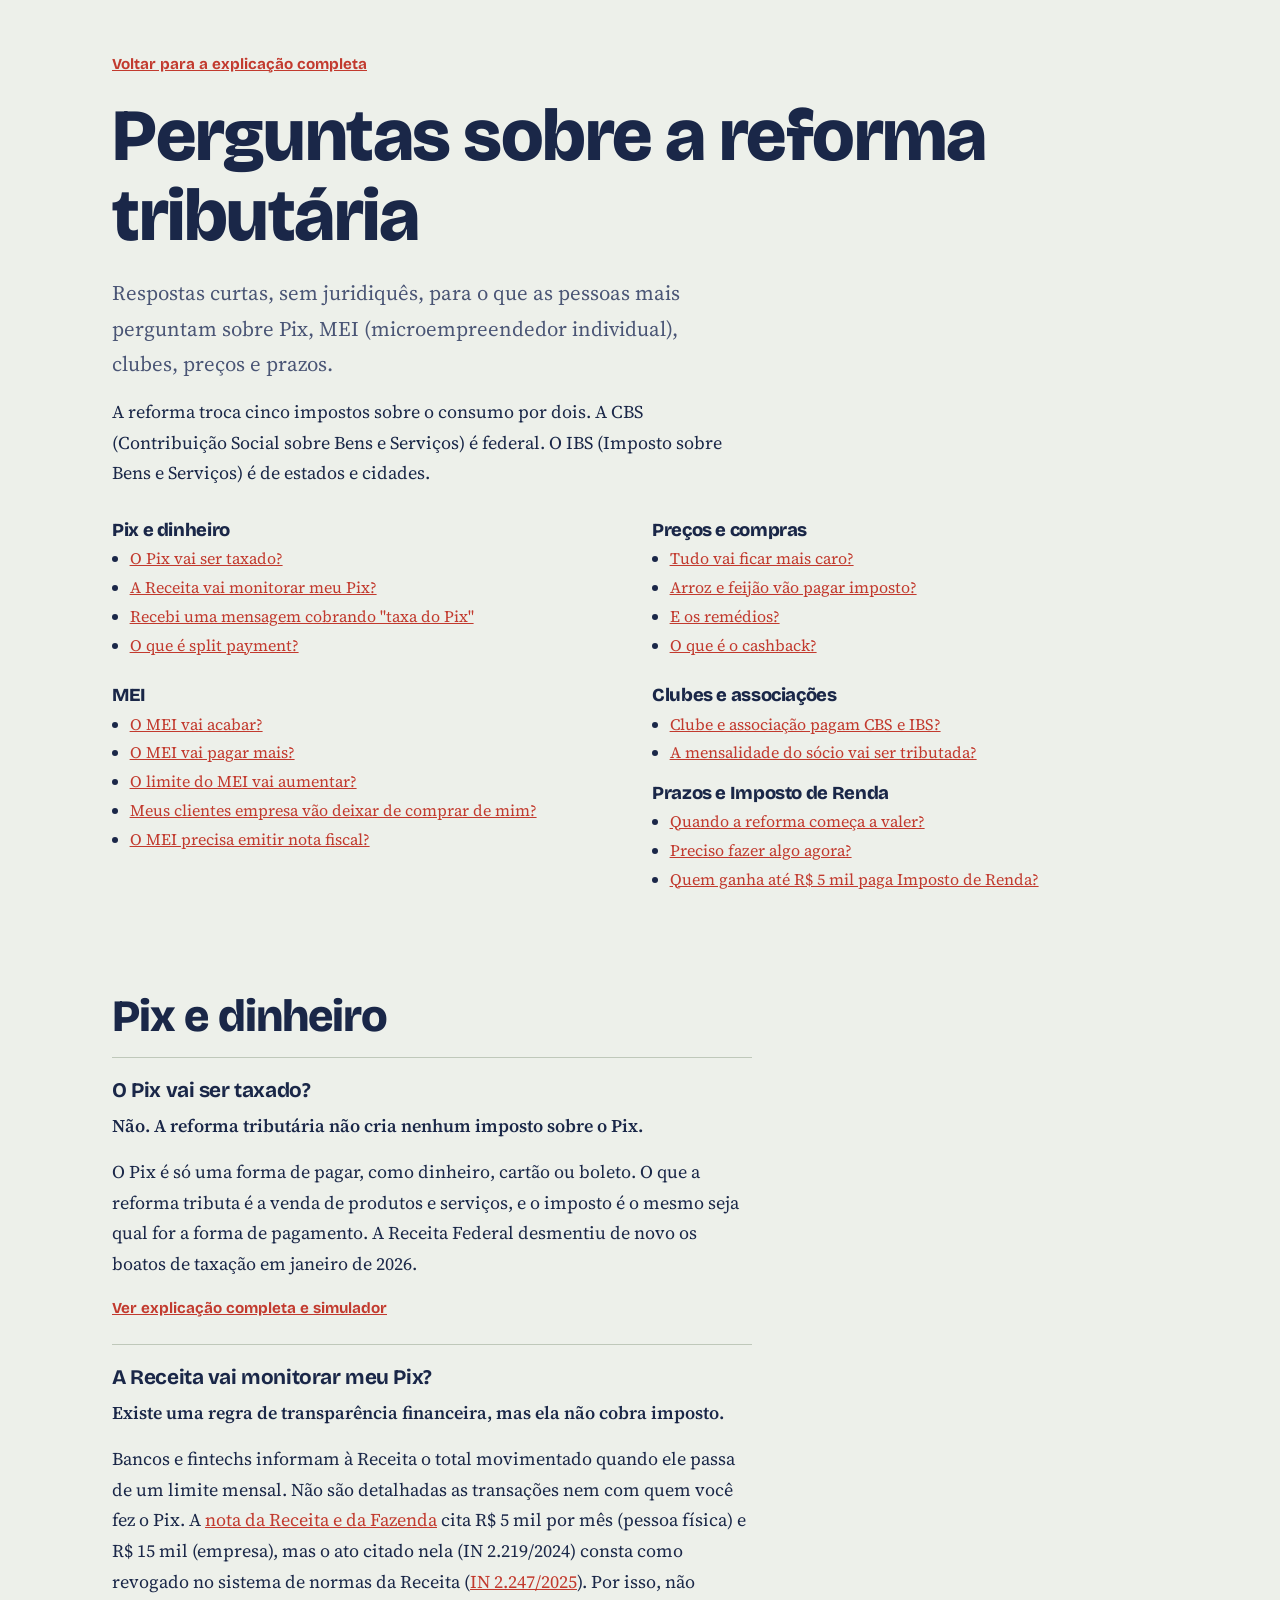
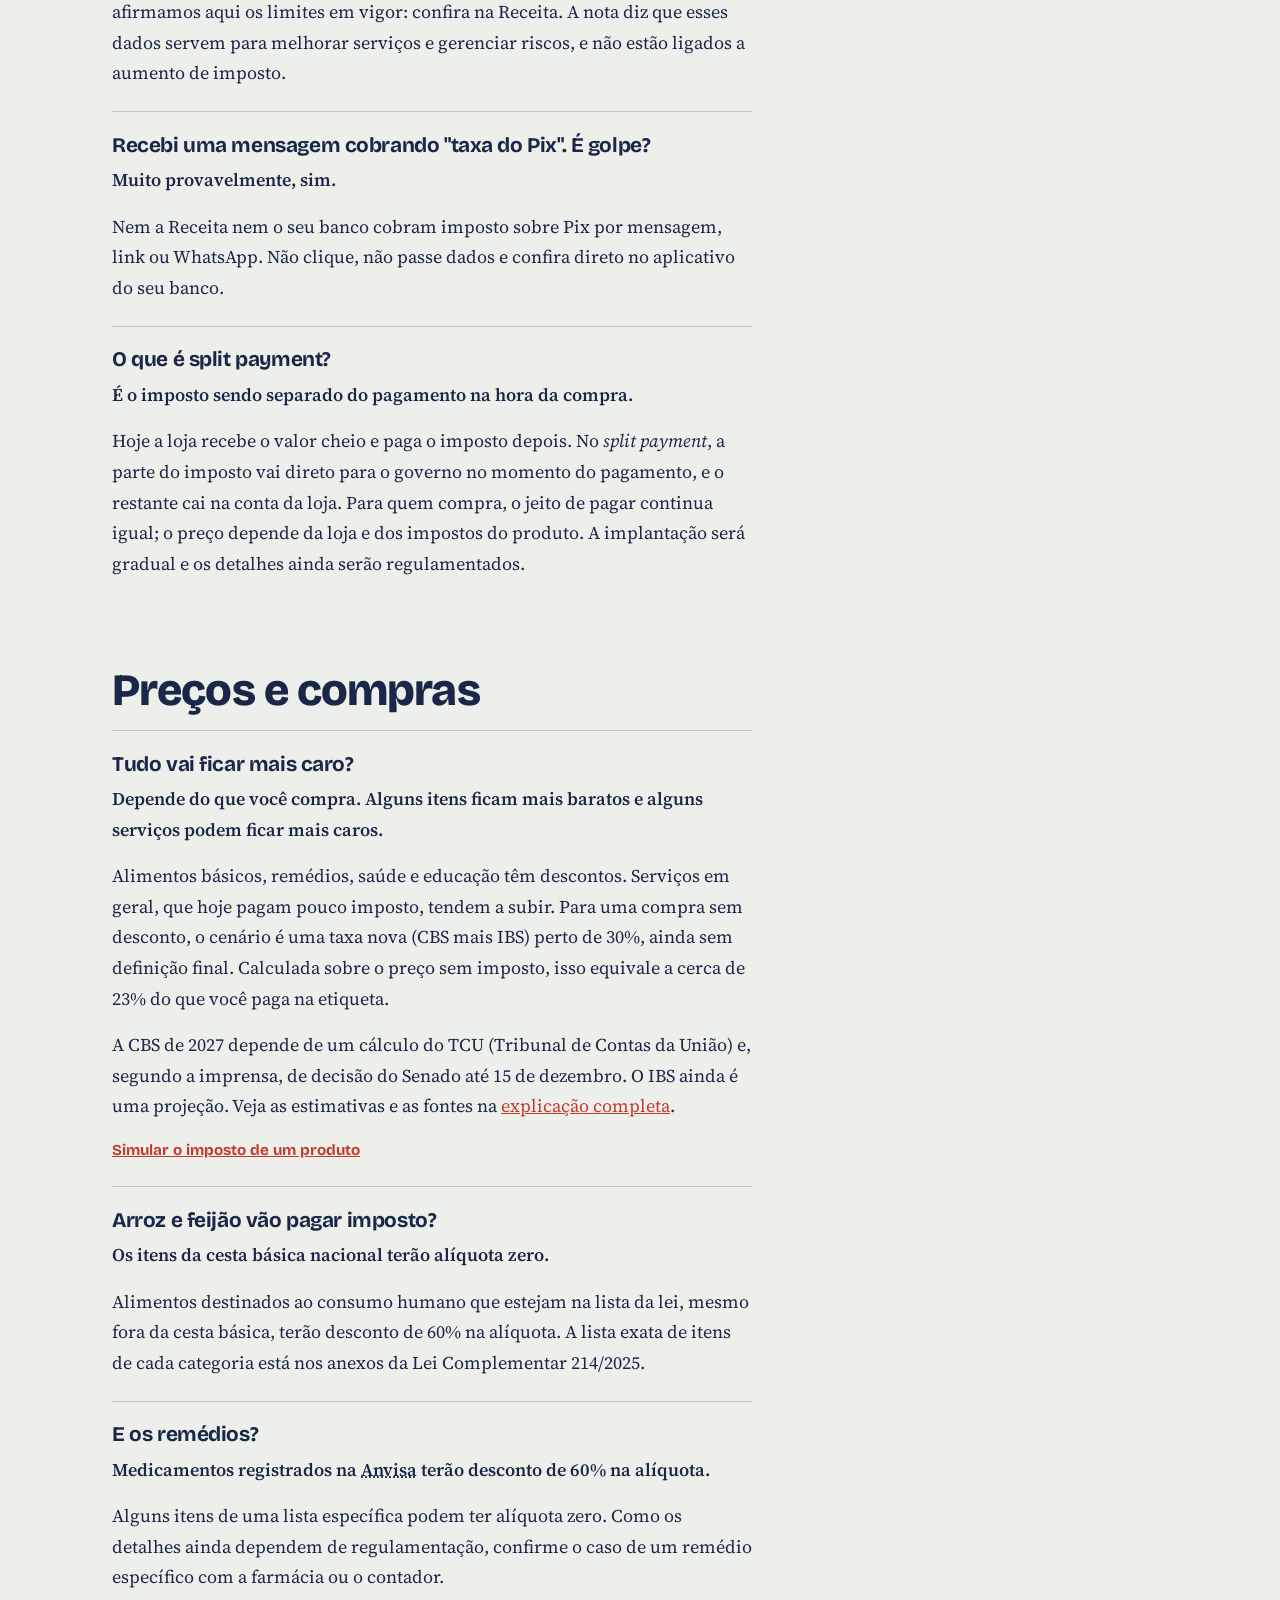
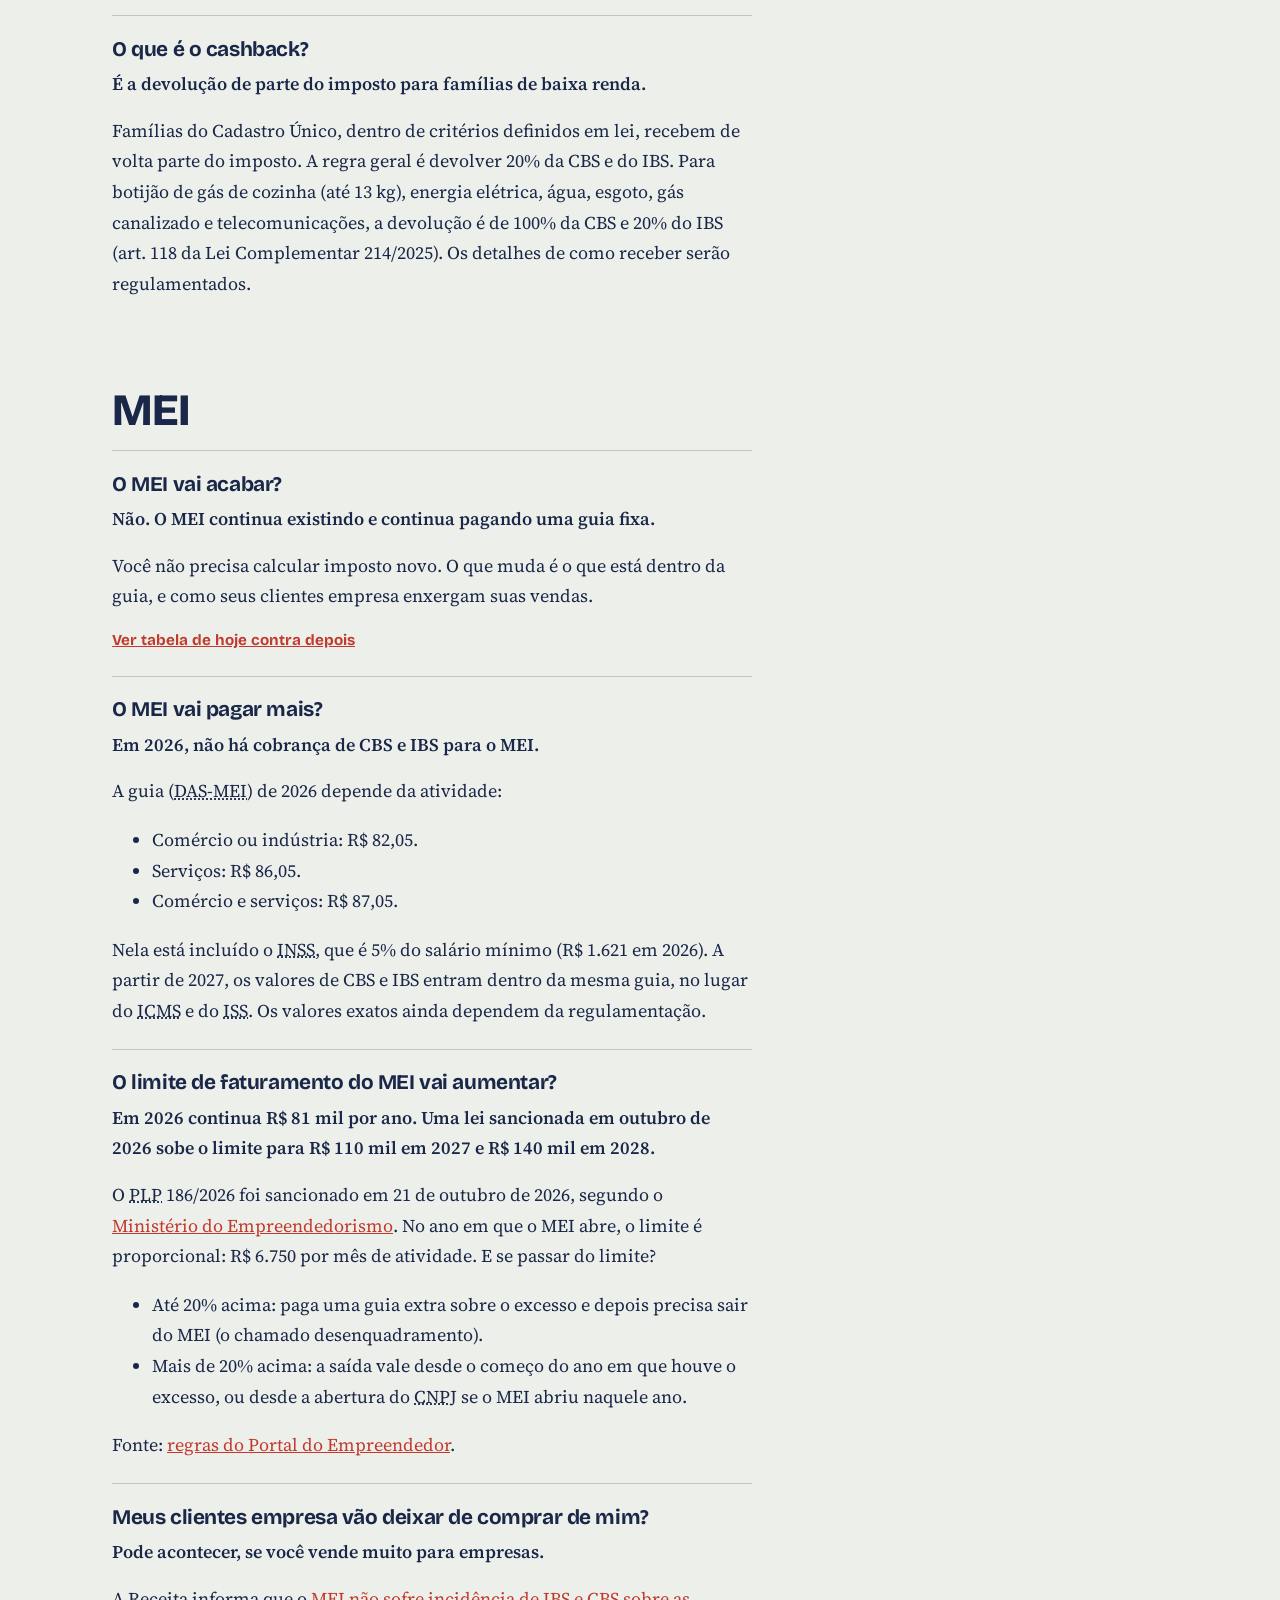
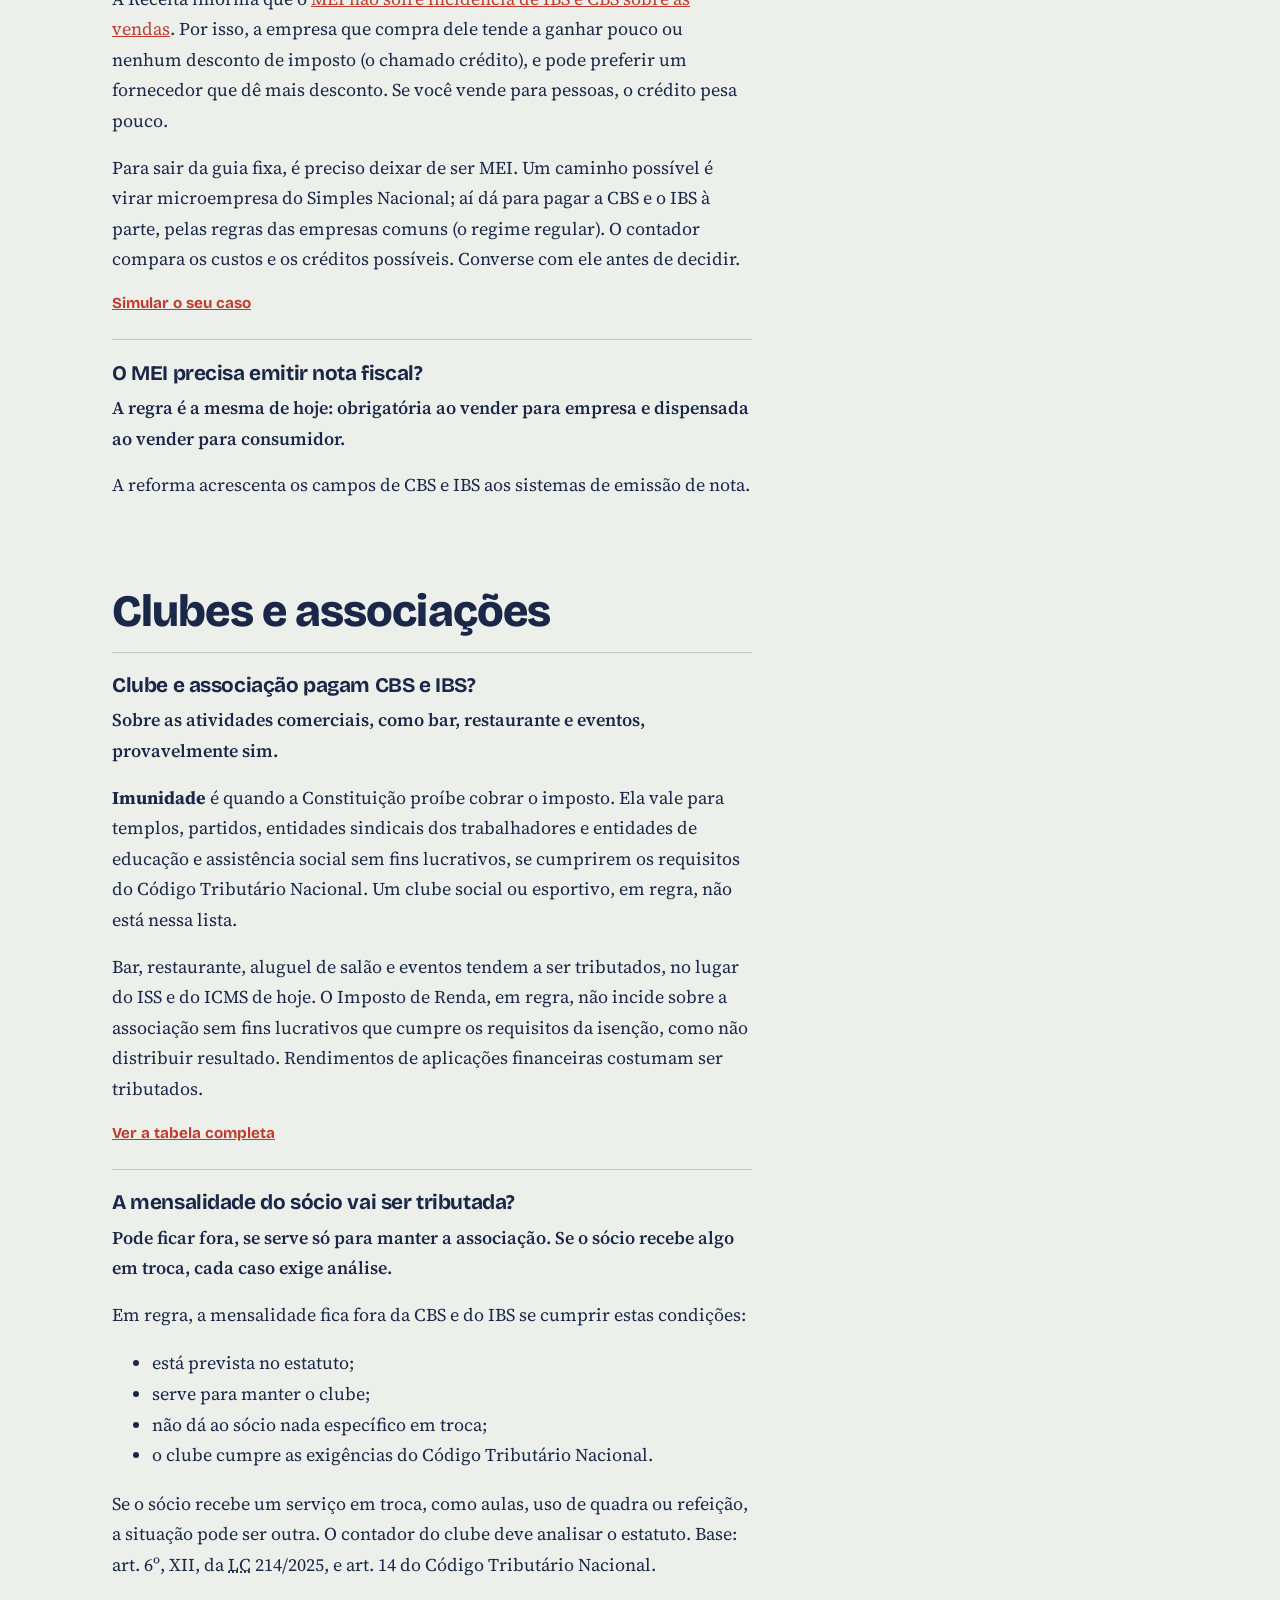
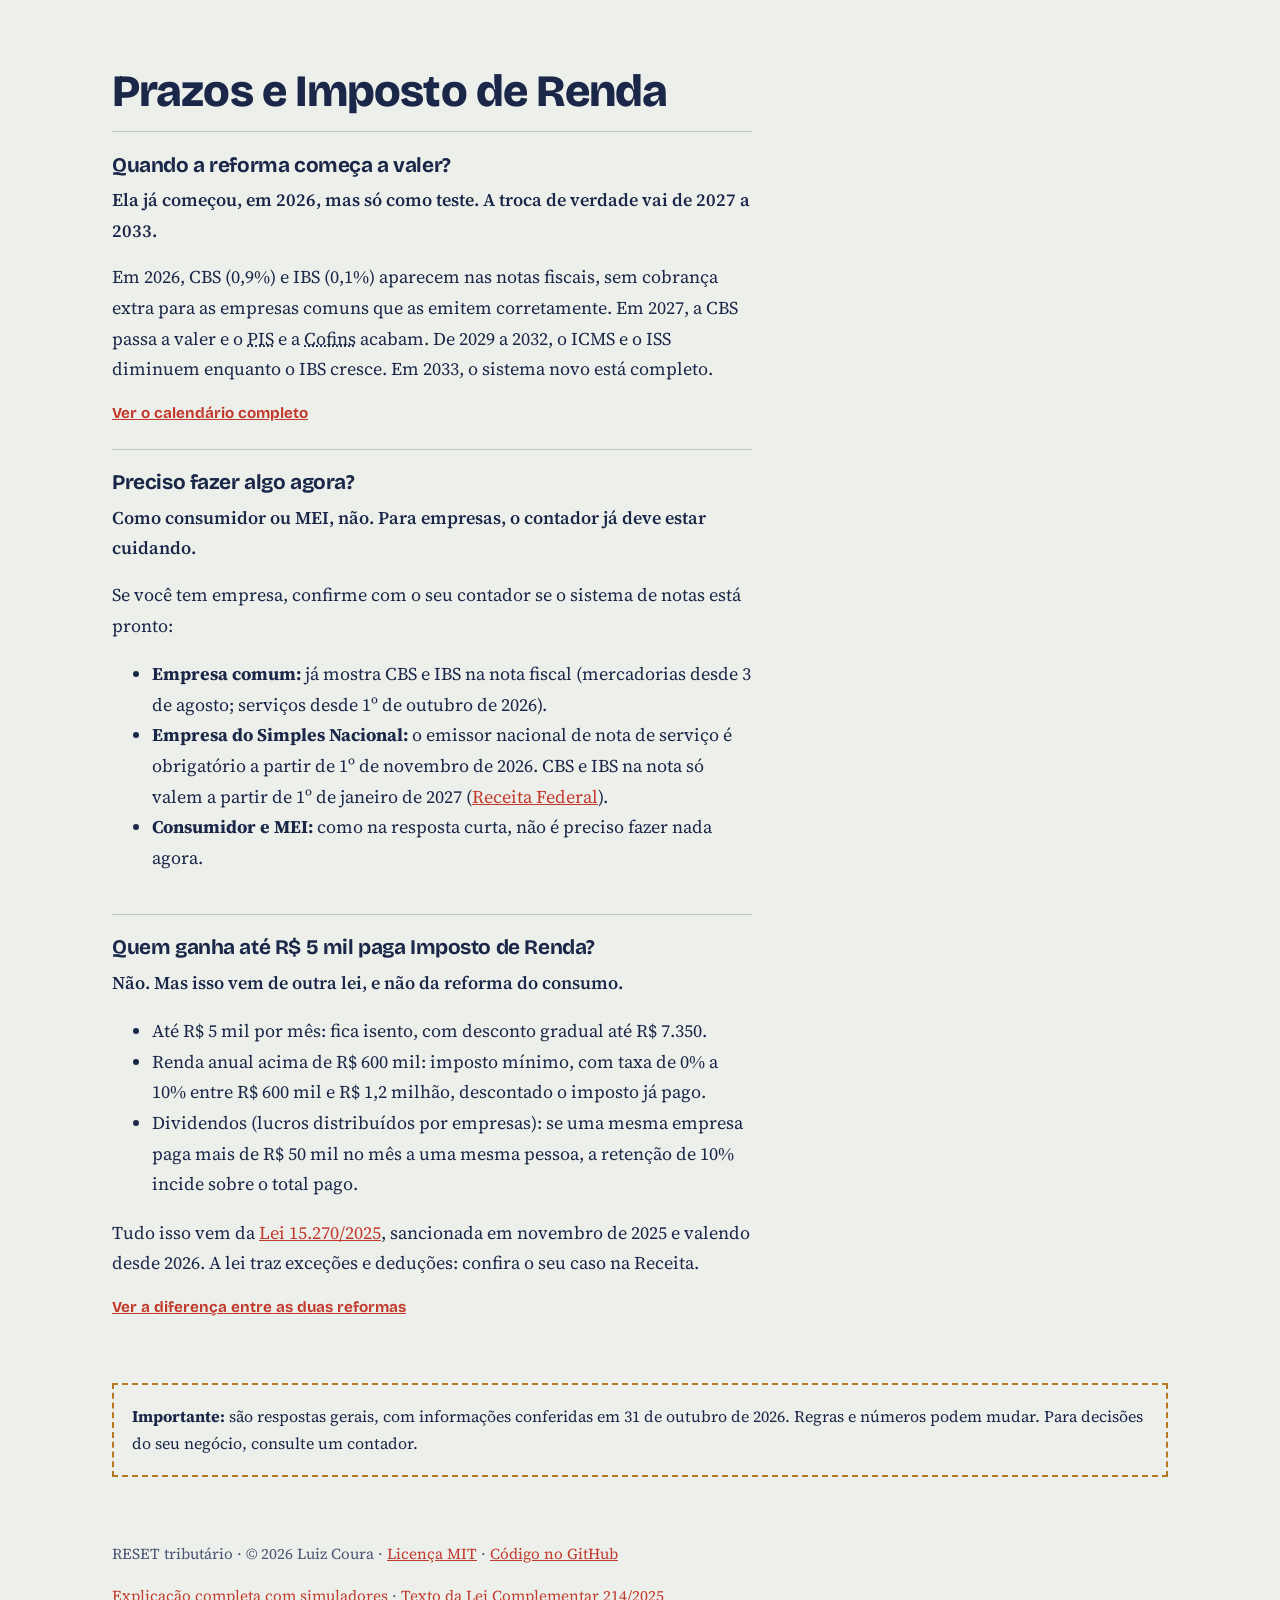
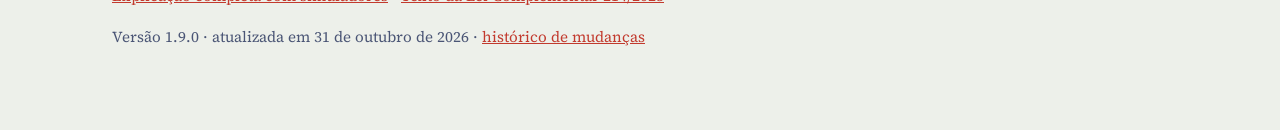
<file: perguntas.html>
<!doctype html>
<html lang="pt-BR">
<head>
<meta charset="utf-8">
<meta name="viewport" content="width=device-width, initial-scale=1">
<title>Perguntas sobre a reforma tributária: Pix, MEI e preços | RESET</title>
<meta name="description" content="Respostas curtas para as dúvidas mais comuns sobre a reforma tributária: o Pix será taxado, o que muda para o MEI, clubes, preços e prazos.">
<meta name="author" content="Luiz Coura">
<meta name="robots" content="index, follow, max-snippet:-1, max-image-preview:large">
<link rel="canonical" href="https://luizcoura.github.io/reset-tributario/perguntas.html">
<link rel="icon" type="image/svg+xml" href="favicon.svg">
<link rel="icon" type="image/png" sizes="48x48" href="favicon-48.png">
<link rel="apple-touch-icon" href="apple-touch-icon.png">
<meta name="theme-color" content="#EDF0EA">
<meta property="og:type" content="article">
<meta property="og:locale" content="pt_BR">
<meta property="og:site_name" content="RESET tributário">
<meta property="og:title" content="Perguntas sobre a reforma tributária: Pix, MEI e preços">
<meta property="og:description" content="O Pix será taxado? O que muda para o MEI? Respostas curtas e sem juridiquês.">
<meta property="og:url" content="https://luizcoura.github.io/reset-tributario/perguntas.html">
<meta property="og:image" content="https://luizcoura.github.io/reset-tributario/og-image.png">
<meta property="og:image:width" content="1200">
<meta property="og:image:height" content="630">
<meta name="twitter:card" content="summary_large_image">
<meta name="twitter:image" content="https://luizcoura.github.io/reset-tributario/og-image.png">
<link rel="preconnect" href="https://fonts.googleapis.com">
<link rel="preconnect" href="https://fonts.gstatic.com" crossorigin>
<link href="https://fonts.googleapis.com/css2?family=Bricolage+Grotesque:opsz,wght@12..96,500;12..96,700;12..96,800&family=Source+Serif+4:ital,opsz,wght@0,8..60,400;0,8..60,600;1,8..60,400&family=IBM+Plex+Mono:wght@400;500&display=swap" rel="stylesheet">
<link rel="stylesheet" href="style.css">
<script type="application/ld+json">
{
  "@context":"https://schema.org",
  "@type":"WebPage",
  "name":"Perguntas sobre a reforma tributária: Pix, MEI e preços",
  "description":"Respostas curtas para as dúvidas mais comuns sobre a reforma tributária brasileira.",
  "inLanguage":"pt-BR",
  "url":"https://luizcoura.github.io/reset-tributario/perguntas.html",
  "dateModified":"2026-10-31",
  "isPartOf":{"@type":"WebSite","name":"RESET tributário","url":"https://luizcoura.github.io/reset-tributario/"},
  "author":{"@type":"Person","name":"Luiz Coura","url":"https://github.com/luizcoura"}
}
</script>
</head>
<body>

<header class="topo">
  <div class="wrap">
    <a class="voltar" href="index.html">Voltar para a explicação completa</a>
    <h1>Perguntas sobre a reforma tributária</h1>
    <p class="lead texto">Respostas curtas, sem juridiquês, para o que as pessoas mais perguntam sobre Pix, MEI (microempreendedor individual), clubes, preços e prazos.</p>
    <p class="texto">A reforma troca cinco impostos sobre o consumo por dois. A CBS (Contribuição Social sobre Bens e Serviços) é federal. O IBS (Imposto sobre Bens e Serviços) é de estados e cidades.</p>

    <nav class="indice" aria-label="Índice de perguntas">
      <div>
        <h2>Pix e dinheiro</h2>
        <ul>
          <li><a href="#pix-taxado">O Pix vai ser taxado?</a></li>
          <li><a href="#pix-monitorado">A Receita vai monitorar meu Pix?</a></li>
          <li><a href="#pix-golpe">Recebi uma mensagem cobrando "taxa do Pix"</a></li>
          <li><a href="#split">O que é split payment?</a></li>
        </ul>
      </div>
      <div>
        <h2>Preços e compras</h2>
        <ul>
          <li><a href="#mais-caro">Tudo vai ficar mais caro?</a></li>
          <li><a href="#cesta">Arroz e feijão vão pagar imposto?</a></li>
          <li><a href="#remedios">E os remédios?</a></li>
          <li><a href="#cashback">O que é o cashback?</a></li>
        </ul>
      </div>
      <div>
        <h2>MEI</h2>
        <ul>
          <li><a href="#mei-acaba">O MEI vai acabar?</a></li>
          <li><a href="#mei-paga-mais">O MEI vai pagar mais?</a></li>
          <li><a href="#mei-limite">O limite do MEI vai aumentar?</a></li>
          <li><a href="#mei-cliente">Meus clientes empresa vão deixar de comprar de mim?</a></li>
          <li><a href="#mei-nota">O MEI precisa emitir nota fiscal?</a></li>
        </ul>
      </div>
      <div>
        <h2>Clubes e associações</h2>
        <ul>
          <li><a href="#clube-paga">Clube e associação pagam CBS e IBS?</a></li>
          <li><a href="#clube-mensalidade">A mensalidade do sócio vai ser tributada?</a></li>
        </ul>
        <h2 class="mt-12">Prazos e Imposto de Renda</h2>
        <ul>
          <li><a href="#quando">Quando a reforma começa a valer?</a></li>
          <li><a href="#agora">Preciso fazer algo agora?</a></li>
          <li><a href="#ir">Quem ganha até R$ 5 mil paga Imposto de Renda?</a></li>
        </ul>
      </div>
    </nav>
  </div>
</header>

<main>
<section class="grupo" id="pix">
  <div class="wrap">
    <h2>Pix e dinheiro</h2>

    <div class="pergunta" id="pix-taxado">
      <h3>O Pix vai ser taxado?</h3>
      <p class="curta">Não. A reforma tributária não cria nenhum imposto sobre o Pix.</p>
      <p>O Pix é só uma forma de pagar, como dinheiro, cartão ou boleto. O que a reforma tributa é a venda de produtos e serviços, e o imposto é o mesmo seja qual for a forma de pagamento. A Receita Federal desmentiu de novo os boatos de taxação em janeiro de 2026.</p>
      <p class="mais"><a href="index.html#pix">Ver explicação completa e simulador</a></p>
    </div>

    <div class="pergunta" id="pix-monitorado">
      <h3>A Receita vai monitorar meu Pix?</h3>
      <p class="curta">Existe uma regra de transparência financeira, mas ela não cobra imposto.</p>
      <p>Bancos e fintechs informam à Receita o total movimentado quando ele passa de um limite mensal. Não são detalhadas as transações nem com quem você fez o Pix. A <a href="https://www.gov.br/fazenda/pt-br/canais_atendimento/imprensa/notas-a-imprensa/2025/janeiro/receita-federal-esclarece-evolucao-na-e-financeira">nota da Receita e da Fazenda</a> cita R$ 5 mil por mês (pessoa física) e R$ 15 mil (empresa), mas o ato citado nela (IN 2.219/2024) consta como revogado no sistema de normas da Receita (<a href="https://normasinternet2.receita.fazenda.gov.br/#/consulta/externa/142436">IN 2.247/2025</a>). Por isso, não afirmamos aqui os limites em vigor: confira na Receita. A nota diz que esses dados servem para melhorar serviços e gerenciar riscos, e não estão ligados a aumento de imposto.</p>
    </div>

    <div class="pergunta" id="pix-golpe">
      <h3>Recebi uma mensagem cobrando "taxa do Pix". É golpe?</h3>
      <p class="curta">Muito provavelmente, sim.</p>
      <p>Nem a Receita nem o seu banco cobram imposto sobre Pix por mensagem, link ou WhatsApp. Não clique, não passe dados e confira direto no aplicativo do seu banco.</p>
    </div>

    <div class="pergunta" id="split">
      <h3>O que é split payment?</h3>
      <p class="curta">É o imposto sendo separado do pagamento na hora da compra.</p>
      <p>Hoje a loja recebe o valor cheio e paga o imposto depois. No <em>split payment</em>, a parte do imposto vai direto para o governo no momento do pagamento, e o restante cai na conta da loja. Para quem compra, o jeito de pagar continua igual; o preço depende da loja e dos impostos do produto. A implantação será gradual e os detalhes ainda serão regulamentados.</p>
    </div>
  </div>
</section>

<section class="grupo" id="precos">
  <div class="wrap">
    <h2>Preços e compras</h2>

    <div class="pergunta" id="mais-caro">
      <h3>Tudo vai ficar mais caro?</h3>
      <p class="curta">Depende do que você compra. Alguns itens ficam mais baratos e alguns serviços podem ficar mais caros.</p>
      <p>Alimentos básicos, remédios, saúde e educação têm descontos. Serviços em geral, que hoje pagam pouco imposto, tendem a subir. Para uma compra sem desconto, o cenário é uma taxa nova (CBS mais IBS) perto de 30%, ainda sem definição final. Calculada sobre o preço sem imposto, isso equivale a cerca de 23% do que você paga na etiqueta.</p>
      <p>A CBS de 2027 depende de um cálculo do TCU (Tribunal de Contas da União) e, segundo a imprensa, de decisão do Senado até 15 de dezembro. O IBS ainda é uma projeção. Veja as estimativas e as fontes na <a href="index.html#depois">explicação completa</a>.</p>
      <p class="mais"><a href="index.html#simuladores">Simular o imposto de um produto</a></p>
    </div>

    <div class="pergunta" id="cesta">
      <h3>Arroz e feijão vão pagar imposto?</h3>
      <p class="curta">Os itens da cesta básica nacional terão alíquota zero.</p>
      <p>Alimentos destinados ao consumo humano que estejam na lista da lei, mesmo fora da cesta básica, terão desconto de 60% na alíquota. A lista exata de itens de cada categoria está nos anexos da Lei Complementar 214/2025.</p>
    </div>

    <div class="pergunta" id="remedios">
      <h3>E os remédios?</h3>
      <p class="curta">Medicamentos registrados na <abbr title="Agência Nacional de Vigilância Sanitária">Anvisa</abbr> terão desconto de 60% na alíquota.</p>
      <p>Alguns itens de uma lista específica podem ter alíquota zero. Como os detalhes ainda dependem de regulamentação, confirme o caso de um remédio específico com a farmácia ou o contador.</p>
    </div>

    <div class="pergunta" id="cashback">
      <h3>O que é o cashback?</h3>
      <p class="curta">É a devolução de parte do imposto para famílias de baixa renda.</p>
      <p>Famílias do Cadastro Único, dentro de critérios definidos em lei, recebem de volta parte do imposto. A regra geral é devolver 20% da CBS e do IBS. Para botijão de gás de cozinha (até 13 kg), energia elétrica, água, esgoto, gás canalizado e telecomunicações, a devolução é de 100% da CBS e 20% do IBS (art. 118 da Lei Complementar 214/2025). Os detalhes de como receber serão regulamentados.</p>
    </div>
  </div>
</section>

<section class="grupo" id="mei">
  <div class="wrap">
    <h2>MEI</h2>

    <div class="pergunta" id="mei-acaba">
      <h3>O MEI vai acabar?</h3>
      <p class="curta">Não. O MEI continua existindo e continua pagando uma guia fixa.</p>
      <p>Você não precisa calcular imposto novo. O que muda é o que está dentro da guia, e como seus clientes empresa enxergam suas vendas.</p>
      <p class="mais"><a href="index.html#mei">Ver tabela de hoje contra depois</a></p>
    </div>

    <div class="pergunta" id="mei-paga-mais">
      <h3>O MEI vai pagar mais?</h3>
      <p class="curta">Em 2026, não há cobrança de CBS e IBS para o MEI.</p>
      <p>A guia (<abbr title="Documento de Arrecadação do Simples Nacional do MEI">DAS-MEI</abbr>) de 2026 depende da atividade:</p>
      <ul>
        <li>Comércio ou indústria: R$ 82,05.</li>
        <li>Serviços: R$ 86,05.</li>
        <li>Comércio e serviços: R$ 87,05.</li>
      </ul>
      <p>Nela está incluído o <abbr title="Instituto Nacional do Seguro Social">INSS</abbr>, que é 5% do salário mínimo (R$ 1.621 em 2026). A partir de 2027, os valores de CBS e IBS entram dentro da mesma guia, no lugar do <abbr title="Imposto sobre Circulação de Mercadorias e Serviços">ICMS</abbr> e do <abbr title="Imposto Sobre Serviços">ISS</abbr>. Os valores exatos ainda dependem da regulamentação.</p>
    </div>

    <div class="pergunta" id="mei-limite">
      <h3>O limite de faturamento do MEI vai aumentar?</h3>
      <p class="curta">Em 2026 continua R$ 81 mil por ano. Uma lei sancionada em outubro de 2026 sobe o limite para R$ 110 mil em 2027 e R$ 140 mil em 2028.</p>
      <p>O <abbr title="Projeto de Lei Complementar">PLP</abbr> 186/2026 foi sancionado em 21 de outubro de 2026, segundo o <a href="https://www.gov.br/memp/pt-br/assuntos/noticias/lula-sanciona-lei-que-amplia-beneficios-para-meis-e-envia-ao-congresso-pec-sobre-tarifa-zero-no-transporte-coletivo">Ministério do Empreendedorismo</a>. No ano em que o MEI abre, o limite é proporcional: R$ 6.750 por mês de atividade. E se passar do limite?</p>
      <ul>
        <li>Até 20% acima: paga uma guia extra sobre o excesso e depois precisa sair do MEI (o chamado desenquadramento).</li>
        <li>Mais de 20% acima: a saída vale desde o começo do ano em que houve o excesso, ou desde a abertura do <abbr title="Cadastro Nacional da Pessoa Jurídica">CNPJ</abbr> se o MEI abriu naquele ano.</li>
      </ul>
      <p>Fonte: <a href="https://www.gov.br/empresas-e-negocios/pt-br/empreendedor/servicos-para-mei/quero-crescer-desenquadramento">regras do Portal do Empreendedor</a>.</p>
    </div>

    <div class="pergunta" id="mei-cliente">
      <h3>Meus clientes empresa vão deixar de comprar de mim?</h3>
      <p class="curta">Pode acontecer, se você vende muito para empresas.</p>
      <p>A Receita informa que o <a href="https://www.gov.br/receitafederal/pt-br/acesso-a-informacao/acoes-e-programas/reforma-tributaria-do-consumo/reforma-de-fato">MEI não sofre incidência de IBS e CBS sobre as vendas</a>. Por isso, a empresa que compra dele tende a ganhar pouco ou nenhum desconto de imposto (o chamado crédito), e pode preferir um fornecedor que dê mais desconto. Se você vende para pessoas, o crédito pesa pouco.</p>
      <p>Para sair da guia fixa, é preciso deixar de ser MEI. Um caminho possível é virar microempresa do Simples Nacional; aí dá para pagar a CBS e o IBS à parte, pelas regras das empresas comuns (o regime regular). O contador compara os custos e os créditos possíveis. Converse com ele antes de decidir.</p>
      <p class="mais"><a href="index.html#simuladores">Simular o seu caso</a></p>
    </div>

    <div class="pergunta" id="mei-nota">
      <h3>O MEI precisa emitir nota fiscal?</h3>
      <p class="curta">A regra é a mesma de hoje: obrigatória ao vender para empresa e dispensada ao vender para consumidor.</p>
      <p>A reforma acrescenta os campos de CBS e IBS aos sistemas de emissão de nota.</p>
    </div>
  </div>
</section>

<section class="grupo" id="clubes">
  <div class="wrap">
    <h2>Clubes e associações</h2>

    <div class="pergunta" id="clube-paga">
      <h3>Clube e associação pagam CBS e IBS?</h3>
      <p class="curta">Sobre as atividades comerciais, como bar, restaurante e eventos, provavelmente sim.</p>
      <p><strong>Imunidade</strong> é quando a Constituição proíbe cobrar o imposto. Ela vale para templos, partidos, entidades sindicais dos trabalhadores e entidades de educação e assistência social sem fins lucrativos, se cumprirem os requisitos do Código Tributário Nacional. Um clube social ou esportivo, em regra, não está nessa lista.</p>
      <p>Bar, restaurante, aluguel de salão e eventos tendem a ser tributados, no lugar do ISS e do ICMS de hoje. O Imposto de Renda, em regra, não incide sobre a associação sem fins lucrativos que cumpre os requisitos da isenção, como não distribuir resultado. Rendimentos de aplicações financeiras costumam ser tributados.</p>
      <p class="mais"><a href="index.html#clubes">Ver a tabela completa</a></p>
    </div>

    <div class="pergunta" id="clube-mensalidade">
      <h3>A mensalidade do sócio vai ser tributada?</h3>
      <p class="curta">Pode ficar fora, se serve só para manter a associação. Se o sócio recebe algo em troca, cada caso exige análise.</p>
      <p>Em regra, a mensalidade fica fora da CBS e do IBS se cumprir estas condições:</p>
      <ul>
        <li>está prevista no estatuto;</li>
        <li>serve para manter o clube;</li>
        <li>não dá ao sócio nada específico em troca;</li>
        <li>o clube cumpre as exigências do Código Tributário Nacional.</li>
      </ul>
      <p>Se o sócio recebe um serviço em troca, como aulas, uso de quadra ou refeição, a situação pode ser outra. O contador do clube deve analisar o estatuto. Base: art. 6º, XII, da <abbr title="Lei Complementar">LC</abbr> 214/2025, e art. 14 do Código Tributário Nacional.</p>
    </div>
  </div>
</section>

<section class="grupo" id="prazos">
  <div class="wrap">
    <h2>Prazos e Imposto de Renda</h2>

    <div class="pergunta" id="quando">
      <h3>Quando a reforma começa a valer?</h3>
      <p class="curta">Ela já começou, em 2026, mas só como teste. A troca de verdade vai de 2027 a 2033.</p>
      <p>Em 2026, CBS (0,9%) e IBS (0,1%) aparecem nas notas fiscais, sem cobrança extra para as empresas comuns que as emitem corretamente. Em 2027, a CBS passa a valer e o <abbr title="Programa de Integração Social">PIS</abbr> e a <abbr title="Contribuição para o Financiamento da Seguridade Social">Cofins</abbr> acabam. De 2029 a 2032, o ICMS e o ISS diminuem enquanto o IBS cresce. Em 2033, o sistema novo está completo.</p>
      <p class="mais"><a href="index.html#prazos">Ver o calendário completo</a></p>
    </div>

    <div class="pergunta" id="agora">
      <h3>Preciso fazer algo agora?</h3>
      <p class="curta">Como consumidor ou MEI, não. Para empresas, o contador já deve estar cuidando.</p>
      <p>Se você tem empresa, confirme com o seu contador se o sistema de notas está pronto:</p>
      <ul>
        <li><strong>Empresa comum:</strong> já mostra CBS e IBS na nota fiscal (mercadorias desde 3 de agosto; serviços desde 1º de outubro de 2026).</li>
        <li><strong>Empresa do Simples Nacional:</strong> o emissor nacional de nota de serviço é obrigatório a partir de 1º de novembro de 2026. CBS e IBS na nota só valem a partir de 1º de janeiro de 2027 (<a href="https://www.gov.br/receitafederal/pt-br/assuntos/noticias/2026/agosto/simples-nacional-nfs-e-nacional-sera-obrigatoria-para-me-e-epp-a-partir-de-1o-de-novembro-de-2026">Receita Federal</a>).</li>
        <li><strong>Consumidor e MEI:</strong> como na resposta curta, não é preciso fazer nada agora.</li>
      </ul>
    </div>

    <div class="pergunta" id="ir">
      <h3>Quem ganha até R$ 5 mil paga Imposto de Renda?</h3>
      <p class="curta">Não. Mas isso vem de outra lei, e não da reforma do consumo.</p>
      <ul>
        <li>Até R$ 5 mil por mês: fica isento, com desconto gradual até R$ 7.350.</li>
        <li>Renda anual acima de R$ 600 mil: imposto mínimo, com taxa de 0% a 10% entre R$ 600 mil e R$ 1,2 milhão, descontado o imposto já pago.</li>
        <li>Dividendos (lucros distribuídos por empresas): se uma mesma empresa paga mais de R$ 50 mil no mês a uma mesma pessoa, a retenção de 10% incide sobre o total pago.</li>
      </ul>
      <p>Tudo isso vem da <a href="https://www.planalto.gov.br/ccivil_03/_ato2023-2026/2025/lei/l15270.htm">Lei 15.270/2025</a>, sancionada em novembro de 2025 e valendo desde 2026. A lei traz exceções e deduções: confira o seu caso na Receita.</p>
      <p class="mais"><a href="index.html#renda">Ver a diferença entre as duas reformas</a></p>
    </div>

    <div class="aviso-final">
      <strong>Importante:</strong> são respostas gerais, com informações conferidas em 31 de outubro de 2026. Regras e números podem mudar. Para decisões do seu negócio, consulte um contador.
    </div>
  </div>
</section>
</main>

<footer>
  <div class="wrap">
    <p>RESET tributário · © 2026 Luiz Coura · <a href="https://github.com/luizcoura/reset-tributario/blob/main/LICENSE">Licença MIT</a> · <a href="https://github.com/luizcoura/reset-tributario">Código no GitHub</a></p>
    <p><a href="index.html">Explicação completa com simuladores</a> · <a href="https://www.planalto.gov.br/ccivil_03/leis/lcp/lcp214.htm">Texto da Lei Complementar 214/2025</a></p>
    <p>Versão 1.9.0 · atualizada em 31 de outubro de 2026 · <a href="https://github.com/luizcoura/reset-tributario/blob/main/CHANGELOG.md">histórico de mudanças</a></p>
  </div>
</footer>
</body>
</html>
</file>
<file: style.css>
:root{
  --papel:#EDF0EA;
  --papel-2:#E1E6DD;
  --tinta:#1A2748;
  --tinta-suave:#4A5575;
  --carimbo:#C23A2E;
  --verde:#2B7A57;
  --ambar:#B7791F;
  --linha:#BFC8BA;
  --branco:#FAFBF8;
  --titulo:"Bricolage Grotesque",system-ui,sans-serif;
  --corpo:"Source Serif 4",Georgia,serif;
  --nota:"IBM Plex Mono",ui-monospace,monospace;
}
@media (prefers-color-scheme:dark){
  :root:not([data-theme="light"]){
    --papel:#141A2B;--papel-2:#1C2339;--tinta:#E8ECF5;--tinta-suave:#A3AEC8;
    --carimbo:#F0665A;--verde:#58C492;--ambar:#E5A94A;--linha:#313A57;--branco:#1F2740;
  }
}
*{box-sizing:border-box}
html{scroll-behavior:smooth}
body{margin:0;background:var(--papel);color:var(--tinta);font-family:var(--corpo);font-size:1.125rem;line-height:1.7}
a{color:var(--carimbo)}
:focus-visible{outline:3px solid var(--carimbo);outline-offset:3px}
.wrap{max-width:68rem;margin:0 auto;padding:0 1rem}
.texto{max-width:40rem}
h1,h2,h3{font-family:var(--titulo);line-height:1.08;margin:0;letter-spacing:-.02em}
h1{font-size:clamp(2.4rem,7vw,4.6rem);font-weight:800}
h2{font-size:clamp(1.8rem,4.5vw,2.8rem);font-weight:800;margin-bottom:1rem}
h3{font-size:1.35rem;font-weight:700;margin-bottom:.4rem}
p{margin:0 0 1rem}
section{padding:4.5rem 0 1rem}
.lead{font-size:1.3rem;color:var(--tinta-suave)}

/* topo */
header.topo{padding:3rem 0 2rem}
header.topo p.lead{max-width:36rem;margin-top:1.2rem}
.nav{display:flex;flex-wrap:wrap;gap:.5rem;margin-top:1.6rem;font-family:var(--titulo);font-weight:500;font-size:.95rem}
.nav a{color:var(--tinta);text-decoration:none;border:1.5px solid var(--tinta);padding:.3rem .8rem;border-radius:99px}
.nav a:hover{background:var(--tinta);color:var(--papel)}

/* nota fiscal interativa */
.nota{background:var(--branco);border:1.5px solid var(--tinta);padding:1.4rem 1.2rem 1.6rem;font-family:var(--nota);font-size:.9rem;line-height:1.5;position:relative;
  clip-path:polygon(0 0,100% 0,100% calc(100% - 10px),97.5% 100%,95% calc(100% - 10px),92.5% 100%,90% calc(100% - 10px),87.5% 100%,85% calc(100% - 10px),82.5% 100%,80% calc(100% - 10px),77.5% 100%,75% calc(100% - 10px),72.5% 100%,70% calc(100% - 10px),67.5% 100%,65% calc(100% - 10px),62.5% 100%,60% calc(100% - 10px),57.5% 100%,55% calc(100% - 10px),52.5% 100%,50% calc(100% - 10px),47.5% 100%,45% calc(100% - 10px),42.5% 100%,40% calc(100% - 10px),37.5% 100%,35% calc(100% - 10px),32.5% 100%,30% calc(100% - 10px),27.5% 100%,25% calc(100% - 10px),22.5% 100%,20% calc(100% - 10px),17.5% 100%,15% calc(100% - 10px),12.5% 100%,10% calc(100% - 10px),7.5% 100%,5% calc(100% - 10px),2.5% 100%,0 calc(100% - 10px))}
.nota h2{font-family:var(--nota);font-size:1rem;font-weight:500;letter-spacing:0;margin:0 0 .2rem}
.nota .ano{font-family:var(--titulo);font-weight:800;font-size:3.6rem;line-height:1;letter-spacing:-.03em;margin:.2rem 0 .6rem}
.linhas{list-style:none;margin:1rem 0;padding:0;border-top:1.5px dashed var(--tinta-suave)}
.linhas li{display:grid;grid-template-columns:5.5rem 1fr 3.4rem;gap:.6rem;align-items:center;padding:.35rem 0;border-bottom:1px dashed var(--linha)}
.barra{height:.7rem;background:var(--papel-2);position:relative;overflow:hidden}
.barra i{position:absolute;inset:0 auto 0 0;width:0;transition:width .5s ease,background .3s}
.novo i{background:var(--verde)}
.velho i{background:var(--carimbo)}
.linhas .pct{text-align:right;color:var(--tinta-suave)}
.explica{min-height:7.5rem;font-family:var(--corpo);font-size:1.05rem;line-height:1.55;margin:.4rem 0 1rem}
.slider{width:100%;accent-color:var(--carimbo);height:2rem}
.marcas{display:flex;justify-content:space-between;color:var(--tinta-suave);font-size:.75rem}
.legenda{display:flex;gap:1rem;flex-wrap:wrap;font-size:.8rem;margin-top:.8rem}
.legenda b{display:inline-block;width:.8rem;height:.8rem;margin-right:.35rem;vertical-align:-1px}

.hero-grid{display:grid;gap:2.5rem;align-items:start}
@media(min-width:56rem){.hero-grid{grid-template-columns:1fr 26rem}}

/* resumo */
.tres{display:grid;gap:1rem;margin-top:1.5rem}
@media(min-width:48rem){.tres{grid-template-columns:repeat(3,1fr)}}
.tres div{border-top:4px solid var(--tinta);padding-top:.8rem}
.tres p{font-size:1rem;line-height:1.55;color:var(--tinta-suave);margin:0}
.tres h3{font-size:1.2rem}

/* hoje x depois */
.comparar{display:grid;gap:1.5rem;margin:1.5rem 0}
@media(min-width:48rem){.comparar{grid-template-columns:1fr 1fr}}
.col{background:var(--branco);border:1.5px solid var(--linha);padding:1.3rem}
.col.hoje{border-top:6px solid var(--carimbo)}
.col.depois{border-top:6px solid var(--verde)}
.col ul{margin:0;padding-left:1.2rem}
.col li{margin-bottom:.5rem}
.sigla{font-family:var(--nota);font-size:.9em;background:var(--papel-2);padding:.05em .35em}

/* exemplo cascata */
.exemplo{background:var(--tinta);color:var(--papel);padding:1.5rem;margin:1.5rem 0}
.exemplo h3{color:var(--papel)}
.exemplo p{color:inherit;opacity:.92}
.exemplo strong{color:inherit}

/* linha do tempo */
.tempo{list-style:none;padding:0;margin:1.5rem 0;border-left:3px solid var(--tinta);margin-left:.5rem}
.tempo li{position:relative;padding:0 0 1.6rem 1.6rem}
.tempo li::before{content:"";position:absolute;left:-.62rem;top:.45rem;width:1rem;height:1rem;background:var(--papel);border:3px solid var(--tinta);border-radius:50%}
.tempo li.agora::before{background:var(--carimbo);border-color:var(--carimbo)}
.tempo h3{font-size:1.2rem}
.tempo p{font-size:1rem;margin:0;color:var(--tinta-suave)}
.etiqueta{display:inline-block;font-family:var(--titulo);font-weight:700;font-size:.8rem;background:var(--carimbo);color:var(--papel);padding:.1rem .55rem;margin-left:.4rem;vertical-align:2px;transform:rotate(-2deg)}

/* MEI */
table{width:100%;border-collapse:collapse;background:var(--branco);font-size:1rem;line-height:1.45;margin:1.2rem 0}
th,td{padding:.75rem .8rem;border:1px solid var(--linha);text-align:left;vertical-align:top}
th{font-family:var(--titulo);font-weight:700;background:var(--papel-2)}
.tabela-rolagem{overflow-x:auto}
.tabela-rolagem table{min-width:36rem}
@media (max-width:40rem){
  .tabela-rolagem table{min-width:0}
  .tabela-rolagem thead{position:absolute;left:-9999px}
  .tabela-rolagem table,.tabela-rolagem tbody,.tabela-rolagem tr,.tabela-rolagem th,.tabela-rolagem td{display:block;width:100%}
  .tabela-rolagem tr{margin-bottom:1rem;border:1px solid var(--linha)}
  .tabela-rolagem tbody th{border:none;border-bottom:1px solid var(--linha)}
  .tabela-rolagem td{border:none;border-bottom:1px solid var(--linha)}
  .tabela-rolagem td:last-child{border-bottom:none}
  .tabela-rolagem td::before{display:block;font-family:var(--titulo);font-weight:700;font-size:.85rem;color:var(--tinta-suave);margin-bottom:.15rem}
  .tabela-rolagem td:nth-of-type(1)::before{content:"Hoje"}
  .tabela-rolagem td:nth-of-type(2)::before{content:"Com a reforma"}
}
.caso{border:1.5px solid var(--tinta);background:var(--branco);padding:1.3rem;margin:1.5rem 0}
.caso h3{margin-bottom:.8rem}
.caso .cena{display:grid;gap:1rem}
@media(min-width:48rem){.caso .cena{grid-template-columns:1fr 1fr}}
.caso .cena div{padding:.2rem 0}
.caso small{font-family:var(--titulo);font-weight:700;color:var(--tinta-suave);display:block;margin-bottom:.2rem}

/* Pix */
.veredito{display:grid;gap:1rem;margin:1.5rem 0}
@media(min-width:48rem){.veredito{grid-template-columns:1fr 1fr}}
.carimbo{display:inline-block;font-family:var(--titulo);font-weight:800;font-size:1.7rem;color:var(--verde);border:4px solid var(--verde);padding:.1rem .8rem;transform:rotate(-3deg);margin:.3rem 0 1rem}
.carimbo.aviso{color:var(--ambar);border-color:var(--ambar)}
.mito{background:var(--branco);padding:1.2rem;border-left:6px solid var(--linha)}
.mito.fato{border-left-color:var(--verde)}
.mito.cuidado{border-left-color:var(--ambar)}
.mito h3{font-size:1.15rem}
.mito p{margin:0;font-size:1rem}

details{background:var(--branco);border:1.5px solid var(--linha);margin-bottom:.6rem}
summary{cursor:pointer;padding:.8rem 1rem;font-family:var(--titulo);font-weight:700;list-style:none}
summary::-webkit-details-marker{display:none}
summary::after{content:"+";float:right;font-size:1.3rem;line-height:1}
details[open] summary::after{content:"–"}
details p{padding:0 1rem;font-size:1rem;margin:0 0 .9rem}

.aviso-final{border:2px dashed var(--ambar);padding:1.1rem;margin:2.5rem 0 1rem;font-size:1rem}
footer{padding:2rem 0 4rem;font-size:.95rem;color:var(--tinta-suave)}
footer ul{padding-left:1.2rem}
/* simuladores */
.global{display:flex;flex-wrap:wrap;gap:.8rem 1.2rem;align-items:center;background:var(--branco);border:1.5px solid var(--linha);padding:1rem;margin:1.2rem 0;font-size:1rem;line-height:1.4}
.global small{flex-basis:100%;color:var(--tinta-suave)}
.abas{display:flex;flex-wrap:wrap;gap:.4rem;border-bottom:3px solid var(--tinta);margin-top:1.5rem}
.abas button{font:inherit;font-family:var(--titulo);font-weight:700;font-size:1rem;background:var(--papel-2);color:var(--tinta);border:1.5px solid var(--linha);border-bottom:none;padding:.6rem 1.1rem;cursor:pointer}
.abas button[aria-selected="true"]{background:var(--tinta);color:var(--papel);border-color:var(--tinta)}
.painel{padding:1.4rem 0 .5rem}
.painel[hidden]{display:none}
.sim{display:grid;gap:1.5rem}
.sim>*{min-width:0}
@media(min-width:52rem){.sim{grid-template-columns:1fr 1fr;align-items:start}}
.campos{display:grid;gap:.9rem}
.campo label{display:block;font-family:var(--titulo);font-weight:700;font-size:.95rem;margin-bottom:.2rem;line-height:1.3}
.campo small{display:block;color:var(--tinta-suave);font-size:.85rem;line-height:1.4;margin-top:.2rem}
small.aviso{display:block;color:var(--carimbo);font-size:.85rem;line-height:1.4;margin-top:.2rem}
small.aviso:empty{display:none}
input[type=number],select{font:inherit;font-size:1rem;width:100%;padding:.5rem .6rem;background:var(--branco);color:var(--tinta);border:1.5px solid var(--tinta);border-radius:0}
.global input[type=number]{width:6rem}
.resultado{background:var(--branco);border:1.5px solid var(--tinta);padding:1.2rem;font-family:var(--nota);font-size:.9rem;line-height:1.5}
.resultado .linha{display:flex;justify-content:space-between;gap:1rem;padding:.35rem 0;border-bottom:1px dashed var(--linha)}
.resultado .linha span:last-child{text-align:right;overflow-wrap:break-word}
.resultado .total{font-family:var(--titulo);font-weight:800;font-size:1.25rem;border-bottom:none;border-top:2px solid var(--tinta);margin-top:.4rem;padding-top:.6rem}
.resultado .bom{color:var(--verde)}
.resultado .ruim{color:var(--carimbo)}
.resultado .msg{font-family:var(--corpo);font-size:1rem;line-height:1.5;margin:.9rem 0 0}
.fatia{display:flex;height:1.1rem;margin:.6rem 0 .3rem;background:var(--papel-2)}
.fatia i{display:block;height:100%;transition:width .4s}
@media (prefers-reduced-motion:reduce){.fatia i{transition:none}}
@media (prefers-reduced-motion:reduce){html{scroll-behavior:auto}.barra i{transition:none}}

/* página de perguntas */
.voltar{display:inline-block;margin-bottom:1.2rem;font-family:var(--titulo);font-weight:700;font-size:.95rem}
.indice{display:grid;gap:1.5rem;margin:2rem 0 1rem}
@media(min-width:48rem){.indice{grid-template-columns:1fr 1fr}}
.indice h2{font-size:1.15rem;margin-bottom:.4rem}
.indice ul{margin:0;padding-left:1.1rem;font-size:1rem;line-height:1.45}
.indice li{margin-bottom:.35rem}
.grupo{padding-top:3rem}
.pergunta{padding:1.4rem 0;border-top:1.5px solid var(--linha);max-width:40rem}
.pergunta h3{font-size:1.3rem;margin-bottom:.5rem;scroll-margin-top:1rem}
.pergunta p:last-child{margin-bottom:0}
.curta{font-weight:600}
.mais{font-family:var(--titulo);font-weight:700;font-size:.95rem}

/* utilitários (substituem estilos inline) */
.assinatura{margin-top:.8rem;font-family:var(--titulo);font-weight:700}
.sr{position:absolute;left:-9999px}
.cor-velho{background:var(--carimbo)}
.cor-novo{background:var(--verde)}
.sem-margem{margin:0}
.sem-margem-baixo{margin-bottom:0}
.mt-1{margin-top:1rem}
.mt-12{margin-top:1.2rem}
.mt-15{margin-top:1.5rem}
.mt-2{margin-top:2rem}
footer h3{font-size:1.05rem;margin:1.2rem 0 .3rem}
.resultado ul.lista-msg{font-family:var(--corpo);font-size:1rem;line-height:1.5;margin:.3rem 0 .6rem;padding-left:1.2rem}
.nota .aviso-grafico{display:block;font-family:var(--corpo);font-size:.85rem;line-height:1.4;margin-top:.7rem;color:var(--tinta-suave)}
.tabela-rolagem td ul{margin:.4rem 0;padding-left:1.1rem}
.global small{display:block}
.base-legal{display:block;margin-top:.5rem;font-size:.85rem;line-height:1.4;color:var(--tinta-suave)}
ul.lista-campos{margin:0;padding-left:1.2rem;font-size:1rem;line-height:1.5}
table.mini{max-width:26rem;font-size:.95rem;margin:.6rem 0}
.nota-linha{display:block;font-family:var(--corpo);font-size:.85rem;line-height:1.4;color:var(--tinta-suave);margin:-.1rem 0 .4rem}
</file>
